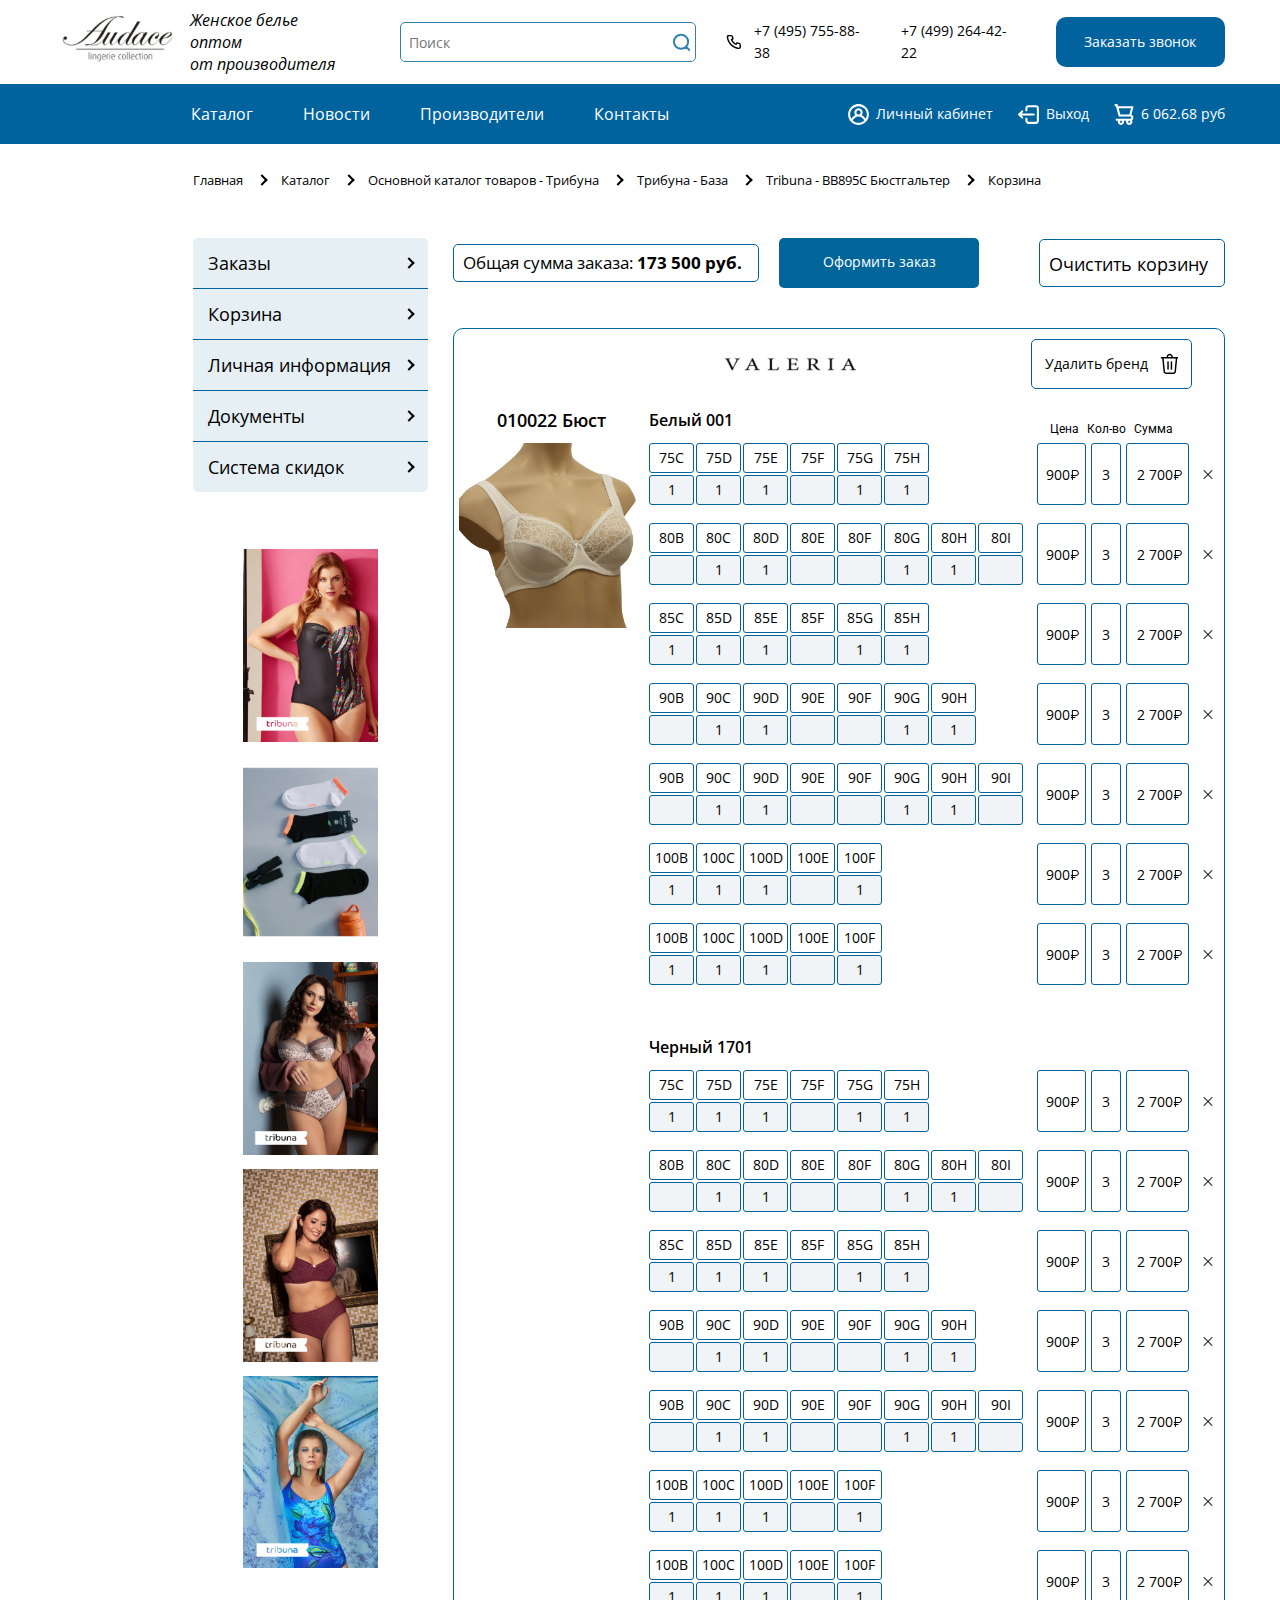
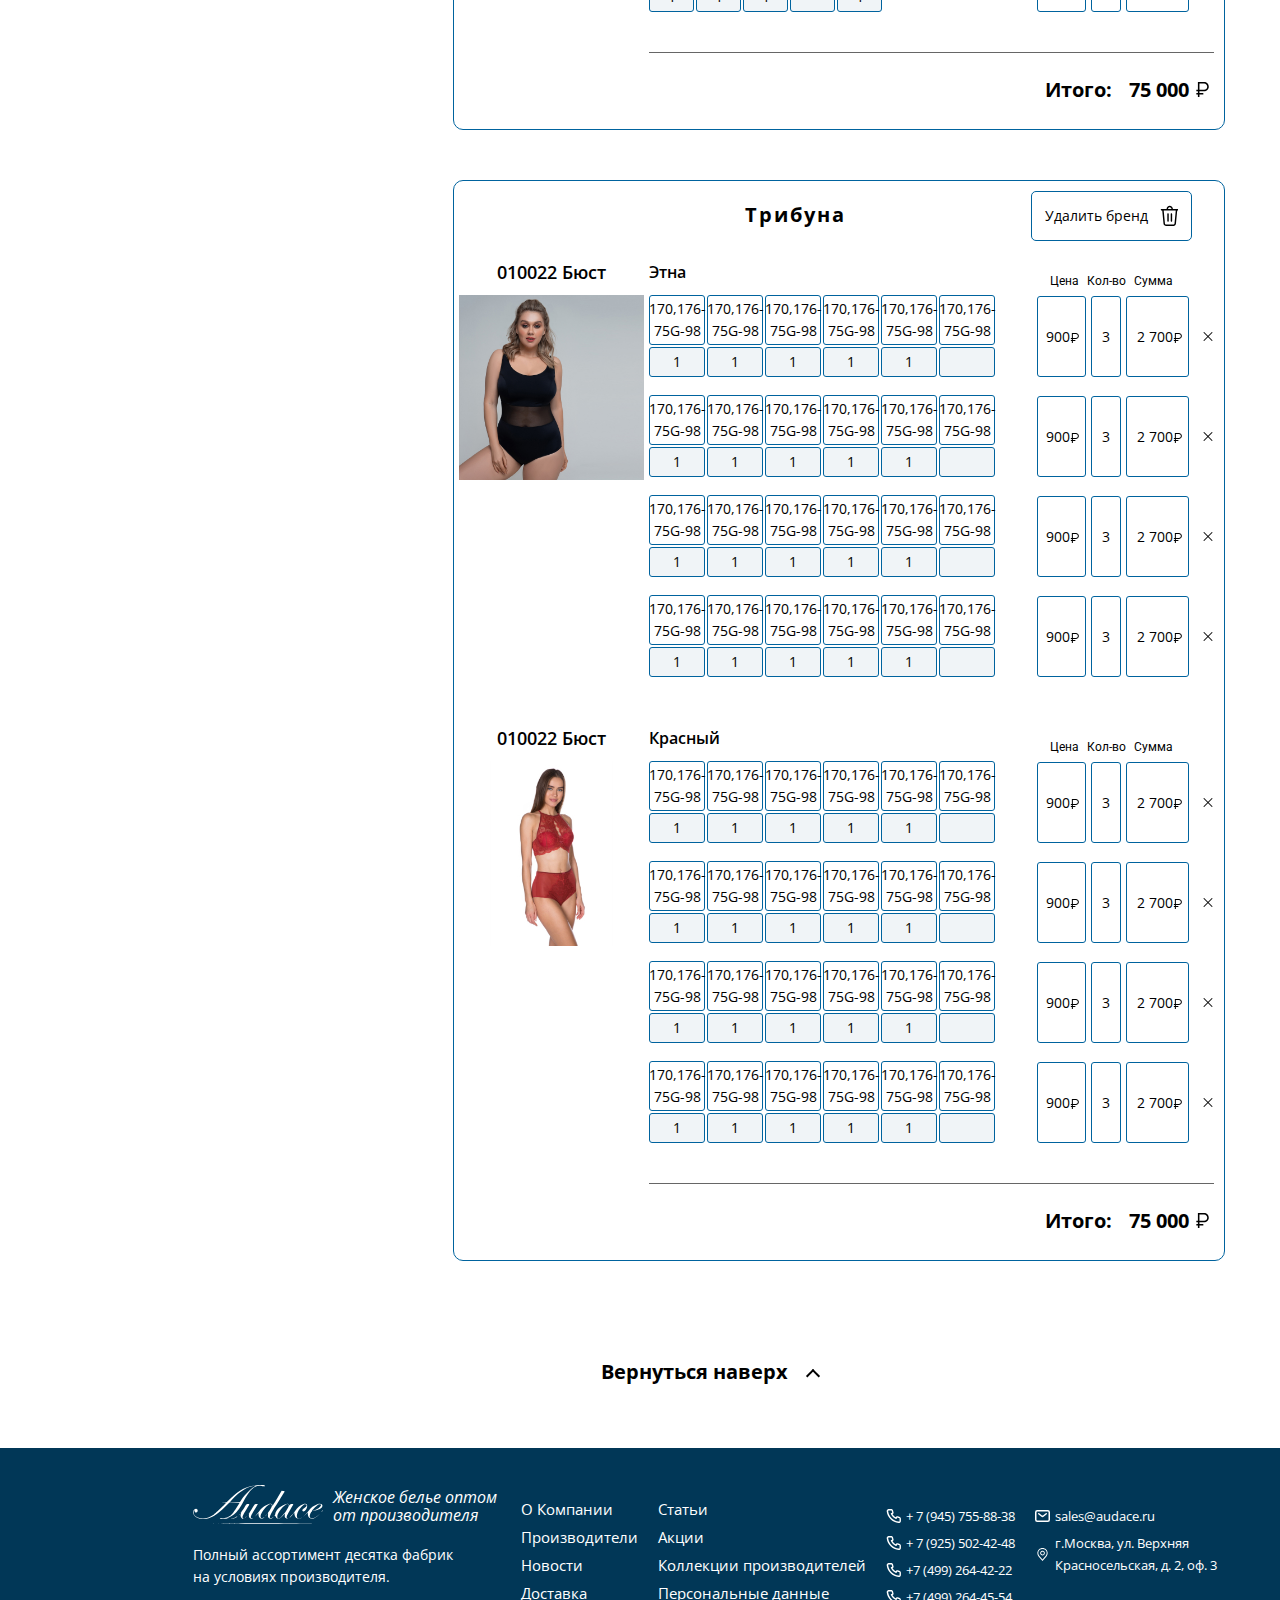
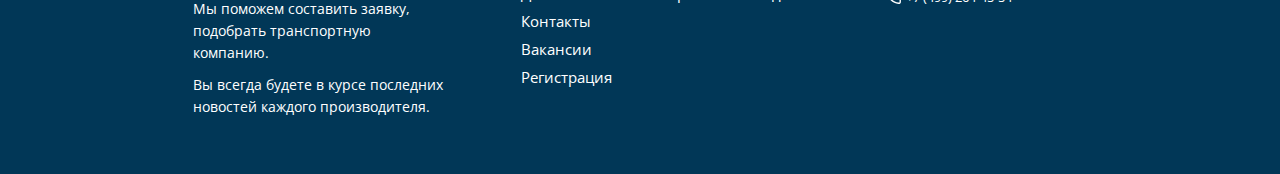
<file: basket.html>
<!DOCTYPE html>
<html lang="en">

<head>
  <meta charset="UTF-8">
  <meta name="viewport" content="width=device-width, initial-scale=1.0">
  <title>Document</title>
  <link rel="stylesheet" href="css/style.min.css">
</head>

<body>
  <div class="wrapper">
    <section class="topline">
      <div class="header-container">
        <div class="topline__inner">
          <div class="topline__logo">
            <img src="images/topline/logo.svg" alt="LOGO">
          </div>
          <h2 class="topline__title">Женское белье оптом <br> от производителя</h2>
          <div class="topline__search">
            <input type="text" placeholder="Поиск">
            <button class="search-btn"><img src="images/topline/search.svg" alt=""></button>
          </div>
          <div class="topline__contact">
            <i><img src="images/topline/phone.svg"></i>
            <a href="#" tel="+7(495)7558838">+7 (495) 755-88-38</a>
            <a href="#" tel="+7(499)2644222">+7 (499) 264-42-22</a>
          </div>
          <button class="topline__call">Заказать звонок</button>
        </div>
      </div>
    </section>



    <header class="header">
      <div class="header-container">
        <div class="header__inner">
          <nav class="header__nav">
            <a href="#">Каталог</a>
            <a href="#">Новости</a>
            <a href="#">Производители</a>
            <a href="#">Контакты</a>
          </nav>
          <nav class="user-nav">
            <div class="user-nav__link">
              <i class="user-nav__icon"><img src="images/header/kabinet.svg" alt=""></i>
              <a href="#">Личный кабинет</a>
            </div>
            <div class="user-nav__link">
              <i class="user-nav__icon"><img src="images/header/enter.svg" alt=""></i>
              <a href="#">Выход</a>
            </div>
            <div class="user-nav__link">
              <i class="user-nav__icon"><img src="images/header/basket.svg" alt=""></i>
              <a href="#">6 062.68 руб</a>
            </div>
          </nav>
          <!-- User nav -->
        </div>
        <!-- Header inner -->
      </div>
      <!-- Header container -->
    </header>



    <div class="links-way">
      <div class="container">
        <nav class="links-way__nav basket-links-way">
          <ul class="links-way__list">
            <li class="links-way__link">
              <a href="#">Главная</a>
              <i></i>
            </li>
            <li class="links-way__link">
              <a href="#">Каталог</a>
              <i></i>
            </li>
            <li class="links-way__link">
              <a href="#">Основной каталог товаров - Трибуна</a>
              <i></i>
            </li>
            <li class="links-way__link">
              <a href="#">Трибуна - База</a>
              <i></i>
            </li>
            <li class="links-way__link">
              <a href="#">Tribuna - BB895C Бюстгальтер</a>
              <i></i>
            </li>
            <li class="links-way__link">
              <a href="#">Корзина</a>
              <!-- <i></i> -->
            </li>
          </ul>

        </nav>
        <!-- nav -->
      </div>
      <!-- container -->
    </div>




    <main class="main">
      <div class="container">
        <div class="main__inner">
          <!-- Start class -->
          <div class="class class-basket">

            <div class="class__basket-nav">
              <ul class="class__basket-nav-list">

                <li class="class__basket-nav-list-item" tabindex="9999">
                  <a class="class__link" href="#">Заказы<span class="class__arrow"></span></a>

                </li>
                <li class="class__basket-nav-list-item" tabindex="9999">
                  <a class="class__link" href="#">Корзина<span class="class__arrow"></span></a>

                </li>
                <li class="class__basket-nav-list-item" tabindex="9999">
                  <a class="class__link" href="#">Личная информация<span class="class__arrow"></span></a>

                </li>
                <li class="class__basket-nav-list-item" tabindex="9999">
                  <a class="class__link" href="#">Документы<span class="class__arrow"></span></a>

                </li>
                <li class="class__basket-nav-list-item" tabindex="9999">
                  <a class="class__link" href="#">Система скидок<span class="class__arrow"></span></a>

                </li>
              </ul>
            </div>

            <!-- Start class photos -->
            <div class="class__photos">
              <div class="photo">
                <img src="images/mian-class-photos/ph1.jpg" alt="Lady photo">
              </div>
              <div class="photo">
                <img src="images/mian-class-photos/ph2.jpg" alt="Lady photo">
              </div>
              <div class="photo">
                <img src="images/mian-class-photos/ph3.jpg" alt="Lady photo">
              </div>
              <div class="photo">
                <img src="images/mian-class-photos/ph4.jpg" alt="Lady photo">
              </div>
              <div class="photo">
                <img src="images/mian-class-photos/ph5.jpg" alt="Lady photo">
              </div>
            </div>
          </div>

          <section class="product product-notreg product-basket">
            <!-- Buttons -->
            <div class="button button-basket">
              <a class="button__common" href="#">Общая сумма заказа: <b>173 500 руб.</b></a>
              <a class="button__add" href="#">Оформить заказ</a>
              <a class="button__clean-basket" href="#">Очистить корзину</a>
            </div>
            <!-- Model border wrapper -->
            <div class="model-basket-wrapper">

              <div class="model__basket-header">
                <div class="title-logo">
                  <img src="images/BASKET/logo.svg" alt="">
                </div>

                <button class="dell-brand-btn">
                  <span>Удалить бренд</span>
                </button>
              </div>
              <!-- Model1 -->
              <div class="model model-basket-border-none">
                <div class="model__info model__info-basket">

                  <div class="model__photo-title">
                    010022 Бюст
                  </div>
                  <div class=" model__main-photo basket-photo">
                    <img src="images/main/model-1/model-1.jpg" alt="">
                  </div>

                </div>
                <!-- end model info -->
                <!-- storage -->
                <div class="storage bottom-line-basket">
                  <div class="storage__section">
                    <div class="storage__title">Белый 001</div>
                    <div class="storage-row-wrapper">
                      <div class="param-wrapper">
                        <div class="param">
                          <span class="param__size">75C</span>
                          <span class="param__num">1</span>
                        </div>
                        <div class="param">
                          <span class="param__size">75D</span>
                          <span class="param__num">1</span>
                        </div>
                        <div class="param">
                          <span class="param__size">75E</span>
                          <span class="param__num">1</span>
                        </div>
                        <div class="param">
                          <span class="param__size">75F</span>
                          <span class="param__num"></span>
                        </div>
                        <div class="param">
                          <span class="param__size">75G</span>
                          <span class="param__num">1</span>
                        </div>
                        <div class="param">
                          <span class="param__size">75H</span>
                          <span class="param__num">1</span>
                        </div>
                      </div>

                      <!-- results -->
                      <div class="result">

                        <div class="result__title basket-result-title">
                          <span>Цена</span>
                          <span>Кол-во</span>
                          <span>Сумма</span>
                        </div>

                        <span class="result__price">900</span>
                        <span class="result__sum">3</span>
                        <span class="result__sum-price">2 700</span>
                        <div class="del-elem-basket"></div>
                      </div>
                      <!-- End results -->
                    </div>
                    <div class="storage-row-wrapper">
                      <div class="param-wrapper">
                        <div class="param">
                          <span class="param__size">80B</span>
                          <span class="param__num"></span>
                        </div>
                        <div class="param">
                          <span class="param__size">80C</span>
                          <span class="param__num">1</span>
                        </div>
                        <div class="param">
                          <span class="param__size">80D</span>
                          <span class="param__num">1</span>
                        </div>
                        <div class="param">
                          <span class="param__size">80E</span>
                          <span class="param__num"></span>
                        </div>
                        <div class="param">
                          <span class="param__size">80F</span>
                          <span class="param__num"></span>
                        </div>
                        <div class="param">
                          <span class="param__size">80G</span>
                          <span class="param__num">1</span>
                        </div>
                        <div class="param">
                          <span class="param__size">80H</span>
                          <span class="param__num">1</span>
                        </div>
                        <div class="param">
                          <span class="param__size">80I</span>
                          <span class="param__num"></span>
                        </div>
                      </div>
                      <!-- results -->
                      <div class="result">
                        <span class="result__price">900</span>
                        <span class="result__sum"> 3</span>
                        <span class="result__sum-price">2 700</span>
                        <div class="del-elem-basket"></div>
                      </div>
                      <!-- End results -->
                    </div>
                    <div class="storage-row-wrapper">
                      <div class="param-wrapper">
                        <div class="param">
                          <span class="param__size">85C</span>
                          <span class="param__num">1</span>
                        </div>
                        <div class="param">
                          <span class="param__size">85D</span>
                          <span class="param__num">1</span>
                        </div>
                        <div class="param">
                          <span class="param__size">85E</span>
                          <span class="param__num">1</span>
                        </div>
                        <div class="param">
                          <span class="param__size">85F</span>
                          <span class="param__num"></span>
                        </div>
                        <div class="param">
                          <span class="param__size">85G</span>
                          <span class="param__num">1</span>
                        </div>
                        <div class="param">
                          <span class="param__size">85H</span>
                          <span class="param__num">1</span>
                        </div>
                      </div>
                      <!-- results -->
                      <div class="result">
                        <span class="result__price">900</span>
                        <span class="result__sum"> 3</span>
                        <span class="result__sum-price">2 700</span>
                        <div class="del-elem-basket"></div>
                      </div>
                      <!-- End results -->
                    </div>
                    <div class="storage-row-wrapper">
                      <div class="param-wrapper">
                        <div class="param">
                          <span class="param__size">90B</span>
                          <span class="param__num"></span>
                        </div>
                        <div class="param">
                          <span class="param__size">90C</span>
                          <span class="param__num">1</span>
                        </div>
                        <div class="param">
                          <span class="param__size">90D</span>
                          <span class="param__num">1</span>
                        </div>
                        <div class="param">
                          <span class="param__size">90E</span>
                          <span class="param__num"></span>
                        </div>
                        <div class="param">
                          <span class="param__size">90F</span>
                          <span class="param__num"></span>
                        </div>
                        <div class="param">
                          <span class="param__size">90G</span>
                          <span class="param__num">1</span>
                        </div>
                        <div class="param">
                          <span class="param__size">90H</span>
                          <span class="param__num">1</span>
                        </div>
                      </div>
                      <!-- results -->
                      <div class="result">
                        <span class="result__price">900</span>
                        <span class="result__sum"> 3</span>
                        <span class="result__sum-price">2 700</span>
                        <div class="del-elem-basket"></div>
                      </div>
                      <!-- End results -->
                    </div>
                    <div class="storage-row-wrapper">
                      <div class="param-wrapper">
                        <div class="param">
                          <span class="param__size">90B</span>
                          <span class="param__num"></span>
                        </div>
                        <div class="param">
                          <span class="param__size">90C</span>
                          <span class="param__num">1</span>
                        </div>
                        <div class="param">
                          <span class="param__size">90D</span>
                          <span class="param__num">1</span>
                        </div>
                        <div class="param">
                          <span class="param__size">90E</span>
                          <span class="param__num"></span>
                        </div>
                        <div class="param">
                          <span class="param__size">90F</span>
                          <span class="param__num"></span>
                        </div>
                        <div class="param">
                          <span class="param__size">90G</span>
                          <span class="param__num">1</span>
                        </div>
                        <div class="param">
                          <span class="param__size">90H</span>
                          <span class="param__num">1</span>
                        </div>
                        <div class="param">
                          <span class="param__size">90I</span>
                          <span class="param__num"></span>
                        </div>
                      </div>
                      <!-- results -->
                      <div class="result">
                        <span class="result__price">900</span>
                        <span class="result__sum"> 3</span>
                        <span class="result__sum-price">2 700</span>
                        <div class="del-elem-basket"></div>
                      </div>
                      <!-- End results -->
                    </div>
                    <div class="storage-row-wrapper">
                      <div class="param-wrapper">
                        <div class="param">
                          <span class="param__size">100B</span>
                          <span class="param__num">1</span>
                        </div>
                        <div class="param">
                          <span class="param__size">100С</span>
                          <span class="param__num">1</span>
                        </div>
                        <div class="param">
                          <span class="param__size">100D</span>
                          <span class="param__num">1</span>
                        </div>
                        <div class="param">
                          <span class="param__size">100E</span>
                          <span class="param__num"></span>
                        </div>
                        <div class="param">
                          <span class="param__size">100F</span>
                          <span class="param__num">1</span>
                        </div>
                      </div>
                      <!-- results -->
                      <div class="result">
                        <span class="result__price">900</span>
                        <span class="result__sum"> 3</span>
                        <span class="result__sum-price">2 700</span>
                        <div class="del-elem-basket"></div>
                      </div>
                      <!-- End results -->
                    </div>
                    <div class="storage-row-wrapper">
                      <div class="param-wrapper">
                        <div class="param">
                          <span class="param__size">100B</span>
                          <span class="param__num">1</span>
                        </div>
                        <div class="param">
                          <span class="param__size">100С</span>
                          <span class="param__num">1</span>
                        </div>
                        <div class="param">
                          <span class="param__size">100D</span>
                          <span class="param__num">1</span>
                        </div>
                        <div class="param">
                          <span class="param__size">100E</span>
                          <span class="param__num"></span>
                        </div>
                        <div class="param">
                          <span class="param__size">100F</span>
                          <span class="param__num">1</span>
                        </div>
                      </div>
                      <!-- results -->
                      <div class="result">
                        <span class="result__price">900</span>
                        <span class="result__sum"> 3</span>
                        <span class="result__sum-price">2 700</span>
                        <div class="del-elem-basket"></div>
                      </div>
                      <!-- End results -->
                    </div>
                    <!-- Storage row wrapper -->
                  </div>

                  <div class="storage__section">
                    <div class="storage__title">Черный 1701</div>
                    <div class="storage-row-wrapper">
                      <div class="param-wrapper">
                        <div class="param">
                          <span class="param__size">75C</span>
                          <span class="param__num">1</span>
                        </div>
                        <div class="param">
                          <span class="param__size">75D</span>
                          <span class="param__num">1</span>
                        </div>
                        <div class="param">
                          <span class="param__size">75E</span>
                          <span class="param__num">1</span>
                        </div>
                        <div class="param">
                          <span class="param__size">75F</span>
                          <span class="param__num"></span>
                        </div>
                        <div class="param">
                          <span class="param__size">75G</span>
                          <span class="param__num">1</span>
                        </div>
                        <div class="param">
                          <span class="param__size">75H</span>
                          <span class="param__num">1</span>
                        </div>
                      </div>
                      <!-- results -->
                      <div class="result">
                        <span class="result__price">900</span>
                        <span class="result__sum"> 3</span>
                        <span class="result__sum-price">2 700</span>
                        <div class="del-elem-basket"></div>
                      </div>
                      <!-- End results -->
                    </div>
                    <div class="storage-row-wrapper">
                      <div class="param-wrapper">
                        <div class="param">
                          <span class="param__size">80B</span>
                          <span class="param__num"></span>
                        </div>
                        <div class="param">
                          <span class="param__size">80C</span>
                          <span class="param__num">1</span>
                        </div>
                        <div class="param">
                          <span class="param__size">80D</span>
                          <span class="param__num">1</span>
                        </div>
                        <div class="param">
                          <span class="param__size">80E</span>
                          <span class="param__num"></span>
                        </div>
                        <div class="param">
                          <span class="param__size">80F</span>
                          <span class="param__num"></span>
                        </div>
                        <div class="param">
                          <span class="param__size">80G</span>
                          <span class="param__num">1</span>
                        </div>
                        <div class="param">
                          <span class="param__size">80H</span>
                          <span class="param__num">1</span>
                        </div>
                        <div class="param">
                          <span class="param__size">80I</span>
                          <span class="param__num"></span>
                        </div>
                      </div>
                      <!-- results -->
                      <div class="result">
                        <span class="result__price">900</span>
                        <span class="result__sum"> 3</span>
                        <span class="result__sum-price">2 700</span>
                        <div class="del-elem-basket"></div>
                      </div>
                      <!-- End results -->
                    </div>
                    <div class="storage-row-wrapper">
                      <div class="param-wrapper">
                        <div class="param">
                          <span class="param__size">85C</span>
                          <span class="param__num">1</span>
                        </div>
                        <div class="param">
                          <span class="param__size">85D</span>
                          <span class="param__num">1</span>
                        </div>
                        <div class="param">
                          <span class="param__size">85E</span>
                          <span class="param__num">1</span>
                        </div>
                        <div class="param">
                          <span class="param__size">85F</span>
                          <span class="param__num"></span>
                        </div>
                        <div class="param">
                          <span class="param__size">85G</span>
                          <span class="param__num">1</span>
                        </div>
                        <div class="param">
                          <span class="param__size">85H</span>
                          <span class="param__num">1</span>
                        </div>
                      </div>
                      <!-- results -->
                      <div class="result">
                        <span class="result__price">900</span>
                        <span class="result__sum"> 3</span>
                        <span class="result__sum-price">2 700</span>
                        <div class="del-elem-basket"></div>
                      </div>
                      <!-- End results -->
                    </div>
                    <div class="storage-row-wrapper">
                      <div class="param-wrapper">
                        <div class="param">
                          <span class="param__size">90B</span>
                          <span class="param__num"></span>
                        </div>
                        <div class="param">
                          <span class="param__size">90C</span>
                          <span class="param__num">1</span>
                        </div>
                        <div class="param">
                          <span class="param__size">90D</span>
                          <span class="param__num">1</span>
                        </div>
                        <div class="param">
                          <span class="param__size">90E</span>
                          <span class="param__num"></span>
                        </div>
                        <div class="param">
                          <span class="param__size">90F</span>
                          <span class="param__num"></span>
                        </div>
                        <div class="param">
                          <span class="param__size">90G</span>
                          <span class="param__num">1</span>
                        </div>
                        <div class="param">
                          <span class="param__size">90H</span>
                          <span class="param__num">1</span>
                        </div>
                      </div>
                      <!-- results -->
                      <div class="result">
                        <span class="result__price">900</span>
                        <span class="result__sum"> 3</span>
                        <span class="result__sum-price">2 700</span>
                        <div class="del-elem-basket"></div>
                      </div>
                      <!-- End results -->
                    </div>
                    <div class="storage-row-wrapper">
                      <div class="param-wrapper">
                        <div class="param">
                          <span class="param__size">90B</span>
                          <span class="param__num"></span>
                        </div>
                        <div class="param">
                          <span class="param__size">90C</span>
                          <span class="param__num">1</span>
                        </div>
                        <div class="param">
                          <span class="param__size">90D</span>
                          <span class="param__num">1</span>
                        </div>
                        <div class="param">
                          <span class="param__size">90E</span>
                          <span class="param__num"></span>
                        </div>
                        <div class="param">
                          <span class="param__size">90F</span>
                          <span class="param__num"></span>
                        </div>
                        <div class="param">
                          <span class="param__size">90G</span>
                          <span class="param__num">1</span>
                        </div>
                        <div class="param">
                          <span class="param__size">90H</span>
                          <span class="param__num">1</span>
                        </div>
                        <div class="param">
                          <span class="param__size">90I</span>
                          <span class="param__num"></span>
                        </div>
                      </div>
                      <!-- results -->
                      <div class="result">
                        <span class="result__price">900</span>
                        <span class="result__sum"> 3</span>
                        <span class="result__sum-price">2 700</span>
                        <div class="del-elem-basket"></div>
                      </div>
                      <!-- End results -->
                    </div>
                    <div class="storage-row-wrapper">
                      <div class="param-wrapper">
                        <div class="param">
                          <span class="param__size">100B</span>
                          <span class="param__num">1</span>
                        </div>
                        <div class="param">
                          <span class="param__size">100С</span>
                          <span class="param__num">1</span>
                        </div>
                        <div class="param">
                          <span class="param__size">100D</span>
                          <span class="param__num">1</span>
                        </div>
                        <div class="param">
                          <span class="param__size">100E</span>
                          <span class="param__num"></span>
                        </div>
                        <div class="param">
                          <span class="param__size">100F</span>
                          <span class="param__num">1</span>
                        </div>
                      </div>
                      <!-- results -->
                      <div class="result">
                        <span class="result__price">900</span>
                        <span class="result__sum"> 3</span>
                        <span class="result__sum-price">2 700</span>
                        <div class="del-elem-basket"></div>
                      </div>
                      <!-- End results -->
                    </div>
                    <div class="storage-row-wrapper">
                      <div class="param-wrapper">
                        <div class="param">
                          <span class="param__size">100B</span>
                          <span class="param__num">1</span>
                        </div>
                        <div class="param">
                          <span class="param__size">100С</span>
                          <span class="param__num">1</span>
                        </div>
                        <div class="param">
                          <span class="param__size">100D</span>
                          <span class="param__num">1</span>
                        </div>
                        <div class="param">
                          <span class="param__size">100E</span>
                          <span class="param__num"></span>
                        </div>
                        <div class="param">
                          <span class="param__size">100F</span>
                          <span class="param__num">1</span>
                        </div>
                      </div>
                      <!-- results -->
                      <div class="result">
                        <span class="result__price">900</span>
                        <span class="result__sum"> 3</span>
                        <span class="result__sum-price">2 700</span>
                        <div class="del-elem-basket"></div>
                      </div>
                      <!-- End results -->
                    </div>
                    <!-- Storage row wrapper -->
                  </div>
                </div>

                <!-- End storage -->
              </div>
              <div class="sum">
                <span class="sum__text">Итого:</span>
                <span class="sum__amount">75 000</span>
              </div>

            </div>

            <!-- Model border wrapper -->
            <div class="model-basket-wrapper">

              <div class="model__basket-header">
                <div class="title-logo">
                  <span>Трибуна</span>
                </div>

                <button class="dell-brand-btn">
                  <span>Удалить бренд</span>
                </button>
              </div>
              <div class="model model-basket-border-none">
                <div class="model__info model__info-basket">

                  <div class="model__photo-title">
                    010022 Бюст
                  </div>
                  <div class="model__main-photo basket-photo">
                    <img src="images/main/model-2/model-2.jpg" alt="">
                  </div>

                </div>
                <!-- end model info -->
                <!-- storage -->
                <div class="storage bottom-line-basket border-none-basket">
                  <div class="storage__section">
                    <div class="storage__title">Этна</div>
                    <div class="storage-row-wrapper">
                      <div class="param-wrapper">
                        <div class="param">
                          <span class="param__size param-size-etna">170,176-75G-98</span>
                          <span class="param__num param-num-etna">1</span>
                        </div>
                        <div class="param">
                          <span class="param__size param-size-etna">170,176-75G-98</span>
                          <span class="param__num param-num-etna">1</span>
                        </div>
                        <div class="param">
                          <span class="param__size param-size-etna">170,176-75G-98</span>
                          <span class="param__num param-num-etna">1</span>
                        </div>
                        <div class="param">
                          <span class="param__size param-size-etna">170,176-75G-98</span>
                          <span class="param__num param-num-etna">1</span>
                        </div>
                        <div class="param">
                          <span class="param__size param-size-etna">170,176-75G-98</span>
                          <span class="param__num param-num-etna">1</span>
                        </div>
                        <div class="param">
                          <span class="param__size param-size-etna">170,176-75G-98</span>
                          <span class="param__num param-num-etna"></span>
                        </div>
                      </div>

                      <!-- results -->
                      <div class="result">

                        <div class="result__title result-title-etna basket-result-title">
                          <span>Цена</span>
                          <span>Кол-во</span>
                          <span>Сумма</span>
                        </div>

                        <span class="result__price result-price-etna">900</span>
                        <span class="result__sum result-sum-etna"> 3</span>
                        <span class="result__sum-price result-sum-price-etna">2 700</span>
                        <div class="del-elem-basket"></div>
                      </div>
                      <!-- End results -->
                    </div>
                    <div class="storage-row-wrapper">
                      <div class="param-wrapper">
                        <div class="param">
                          <span class="param__size param-size-etna">170,176-75G-98</span>
                          <span class="param__num param-num-etna">1</span>
                        </div>
                        <div class="param">
                          <span class="param__size param-size-etna">170,176-75G-98</span>
                          <span class="param__num param-num-etna">1</span>
                        </div>
                        <div class="param">
                          <span class="param__size param-size-etna">170,176-75G-98</span>
                          <span class="param__num param-num-etna">1</span>
                        </div>
                        <div class="param">
                          <span class="param__size param-size-etna">170,176-75G-98</span>
                          <span class="param__num param-num-etna">1</span>
                        </div>
                        <div class="param">
                          <span class="param__size param-size-etna">170,176-75G-98</span>
                          <span class="param__num param-num-etna">1</span>
                        </div>
                        <div class="param">
                          <span class="param__size param-size-etna">170,176-75G-98</span>
                          <span class="param__num param-num-etna"></span>
                        </div>
                      </div>

                      <!-- results -->
                      <div class="result">
                        <span class="result__price result-price-etna">900</span>
                        <span class="result__sum result-sum-etna"> 3</span>
                        <span class="result__sum-price result-sum-price-etna">2 700</span>
                        <div class="del-elem-basket"></div>
                      </div>
                      <!-- End results -->
                    </div>
                    <div class="storage-row-wrapper">
                      <div class="param-wrapper">
                        <div class="param">
                          <span class="param__size param-size-etna">170,176-75G-98</span>
                          <span class="param__num param-num-etna">1</span>
                        </div>
                        <div class="param">
                          <span class="param__size param-size-etna">170,176-75G-98</span>
                          <span class="param__num param-num-etna">1</span>
                        </div>
                        <div class="param">
                          <span class="param__size param-size-etna">170,176-75G-98</span>
                          <span class="param__num param-num-etna">1</span>
                        </div>
                        <div class="param">
                          <span class="param__size param-size-etna">170,176-75G-98</span>
                          <span class="param__num param-num-etna">1</span>
                        </div>
                        <div class="param">
                          <span class="param__size param-size-etna">170,176-75G-98</span>
                          <span class="param__num param-num-etna">1</span>
                        </div>
                        <div class="param">
                          <span class="param__size param-size-etna">170,176-75G-98</span>
                          <span class="param__num param-num-etna"></span>
                        </div>
                      </div>

                      <!-- results -->
                      <div class="result">
                        <span class="result__price result-price-etna">900</span>
                        <span class="result__sum result-sum-etna"> 3</span>
                        <span class="result__sum-price result-sum-price-etna">2 700</span>
                        <div class="del-elem-basket"></div>
                      </div>
                      <!-- End results -->
                    </div>
                    <div class="storage-row-wrapper">
                      <div class="param-wrapper">
                        <div class="param">
                          <span class="param__size param-size-etna">170,176-75G-98</span>
                          <span class="param__num param-num-etna">1</span>
                        </div>
                        <div class="param">
                          <span class="param__size param-size-etna">170,176-75G-98</span>
                          <span class="param__num param-num-etna">1</span>
                        </div>
                        <div class="param">
                          <span class="param__size param-size-etna">170,176-75G-98</span>
                          <span class="param__num param-num-etna">1</span>
                        </div>
                        <div class="param">
                          <span class="param__size param-size-etna">170,176-75G-98</span>
                          <span class="param__num param-num-etna">1</span>
                        </div>
                        <div class="param">
                          <span class="param__size param-size-etna">170,176-75G-98</span>
                          <span class="param__num param-num-etna">1</span>
                        </div>
                        <div class="param">
                          <span class="param__size param-size-etna">170,176-75G-98</span>
                          <span class="param__num param-num-etna"></span>
                        </div>
                      </div>

                      <!-- results -->
                      <div class="result">
                        <span class="result__price result-price-etna">900</span>
                        <span class="result__sum result-sum-etna"> 3</span>
                        <span class="result__sum-price result-sum-price-etna">2 700</span>
                        <div class="del-elem-basket"></div>
                      </div>
                      <!-- End results -->
                    </div>
                    <!-- Storage row wrapper -->
                  </div>
                </div>

                <!-- End storage -->
              </div>
              <div class="model model-basket-border-none">
                <div class="model__info model__info-basket">

                  <div class="model__photo-title">
                    010022 Бюст
                  </div>
                  <div class="model__main-photo basket-photo">
                    <img src="images/main/model-3/model-3.jpg" alt="">
                  </div>

                </div>
                <!-- end model info -->
                <!-- storage -->
                <div class="storage bottom-line-basket">
                  <div class="storage__section">
                    <div class="storage__title">Красный</div>
                    <div class="storage-row-wrapper">
                      <div class="param-wrapper">
                        <div class="param">
                          <span class="param__size param-size-etna">170,176-75G-98</span>
                          <span class="param__num param-num-etna">1</span>
                        </div>
                        <div class="param">
                          <span class="param__size param-size-etna">170,176-75G-98</span>
                          <span class="param__num param-num-etna">1</span>
                        </div>
                        <div class="param">
                          <span class="param__size param-size-etna">170,176-75G-98</span>
                          <span class="param__num param-num-etna">1</span>
                        </div>
                        <div class="param">
                          <span class="param__size param-size-etna">170,176-75G-98</span>
                          <span class="param__num param-num-etna">1</span>
                        </div>
                        <div class="param">
                          <span class="param__size param-size-etna">170,176-75G-98</span>
                          <span class="param__num param-num-etna">1</span>
                        </div>
                        <div class="param">
                          <span class="param__size param-size-etna">170,176-75G-98</span>
                          <span class="param__num param-num-etna"></span>
                        </div>
                      </div>

                      <!-- results -->
                      <div class="result">

                        <div class="result__title result-title-etna basket-result-title">
                          <span>Цена</span>
                          <span>Кол-во</span>
                          <span>Сумма</span>
                        </div>

                        <span class="result__price result-price-etna">900</span>
                        <span class="result__sum result-sum-etna"> 3</span>
                        <span class="result__sum-price result-sum-price-etna">2 700</span>
                        <div class="del-elem-basket"></div>
                      </div>
                      <!-- End results -->
                    </div>
                    <div class="storage-row-wrapper">
                      <div class="param-wrapper">
                        <div class="param">
                          <span class="param__size param-size-etna">170,176-75G-98</span>
                          <span class="param__num param-num-etna">1</span>
                        </div>
                        <div class="param">
                          <span class="param__size param-size-etna">170,176-75G-98</span>
                          <span class="param__num param-num-etna">1</span>
                        </div>
                        <div class="param">
                          <span class="param__size param-size-etna">170,176-75G-98</span>
                          <span class="param__num param-num-etna">1</span>
                        </div>
                        <div class="param">
                          <span class="param__size param-size-etna">170,176-75G-98</span>
                          <span class="param__num param-num-etna">1</span>
                        </div>
                        <div class="param">
                          <span class="param__size param-size-etna">170,176-75G-98</span>
                          <span class="param__num param-num-etna">1</span>
                        </div>
                        <div class="param">
                          <span class="param__size param-size-etna">170,176-75G-98</span>
                          <span class="param__num param-num-etna"></span>
                        </div>
                      </div>

                      <!-- results -->
                      <div class="result">
                        <span class="result__price result-price-etna">900</span>
                        <span class="result__sum result-sum-etna"> 3</span>
                        <span class="result__sum-price result-sum-price-etna">2 700</span>
                        <div class="del-elem-basket"></div>
                      </div>
                      <!-- End results -->
                    </div>
                    <div class="storage-row-wrapper">
                      <div class="param-wrapper">
                        <div class="param">
                          <span class="param__size param-size-etna">170,176-75G-98</span>
                          <span class="param__num param-num-etna">1</span>
                        </div>
                        <div class="param">
                          <span class="param__size param-size-etna">170,176-75G-98</span>
                          <span class="param__num param-num-etna">1</span>
                        </div>
                        <div class="param">
                          <span class="param__size param-size-etna">170,176-75G-98</span>
                          <span class="param__num param-num-etna">1</span>
                        </div>
                        <div class="param">
                          <span class="param__size param-size-etna">170,176-75G-98</span>
                          <span class="param__num param-num-etna">1</span>
                        </div>
                        <div class="param">
                          <span class="param__size param-size-etna">170,176-75G-98</span>
                          <span class="param__num param-num-etna">1</span>
                        </div>
                        <div class="param">
                          <span class="param__size param-size-etna">170,176-75G-98</span>
                          <span class="param__num param-num-etna"></span>
                        </div>
                      </div>

                      <!-- results -->
                      <div class="result">
                        <span class="result__price result-price-etna">900</span>
                        <span class="result__sum result-sum-etna"> 3</span>
                        <span class="result__sum-price result-sum-price-etna">2 700</span>
                        <div class="del-elem-basket"></div>
                      </div>
                      <!-- End results -->
                    </div>
                    <div class="storage-row-wrapper">
                      <div class="param-wrapper">
                        <div class="param">
                          <span class="param__size param-size-etna">170,176-75G-98</span>
                          <span class="param__num param-num-etna">1</span>
                        </div>
                        <div class="param">
                          <span class="param__size param-size-etna">170,176-75G-98</span>
                          <span class="param__num param-num-etna">1</span>
                        </div>
                        <div class="param">
                          <span class="param__size param-size-etna">170,176-75G-98</span>
                          <span class="param__num param-num-etna">1</span>
                        </div>
                        <div class="param">
                          <span class="param__size param-size-etna">170,176-75G-98</span>
                          <span class="param__num param-num-etna">1</span>
                        </div>
                        <div class="param">
                          <span class="param__size param-size-etna">170,176-75G-98</span>
                          <span class="param__num param-num-etna">1</span>
                        </div>
                        <div class="param">
                          <span class="param__size param-size-etna">170,176-75G-98</span>
                          <span class="param__num param-num-etna"></span>
                        </div>
                      </div>

                      <!-- results -->
                      <div class="result">
                        <span class="result__price result-price-etna">900</span>
                        <span class="result__sum result-sum-etna"> 3</span>
                        <span class="result__sum-price result-sum-price-etna">2 700</span>
                        <div class="del-elem-basket"></div>
                      </div>
                      <!-- End results -->
                    </div>
                    <!-- Storage row wrapper -->
                  </div>
                </div>

                <!-- End storage -->
              </div>
              <div class="sum">
                <span class="sum__text">Итого:</span>
                <span class="sum__amount">75 000</span>
              </div>

            </div>


          </section><!-- End product section -->

        </div><!-- End main inner -->
        <div class="comeback basket-comeback">
          <a class="comeback__btn" href="#">Вернуться наверх</a>
        </div>
      </div><!-- Container -->
    </main><!-- End Main -->

    <!-- Start footer -->
    <footer class="footer">
      <div class="container">
        <div class="footer__inner">
          <!-- Logo block -->
          <div class="footer__logo-wrapper">
            <div class="footer__logo">

              <img src="images/footer/footer-logo.svg" alt="Лого подвала">

              <span>Женское белье оптом <br> от производителя</span>
            </div>

            <div class="footer__text">
              <p>Полный ассортимент десятка фабрик <br> на условиях производителя.</p>
              <p>Мы поможем составить заявку, <br> подобрать транспортную <br> компанию.</p>
              <p>Вы всегда будете в курсе последних <br> новостей каждого производителя.</p>
            </div>
          </div>
          <!-- end Logo block -->

          <!-- Footer nav -->
          <nav class="footer__nav">
            <ul class="footer__nav-list">
              <li class="footer__nav-link">
                <a href="#">О Компании</a>
              </li>
              <li class="footer__nav-link">
                <a href="#">Производители</a>
              </li>
              <li class="footer__nav-link">
                <a href="#">Новости</a>
              </li>
              <li class="footer__nav-link">
                <a href="#">Доставка</a>
              </li>
              <li class="footer__nav-link">
                <a href="#">Контакты</a>
              </li>
              <li class="footer__nav-link">
                <a href="#">Вакансии</a>
              </li>
              <li class="footer__nav-link">
                <a href="#">Регистрация</a>
              </li>
            </ul>
            <ul class="footer__nav-list">
              <li class="footer__nav-link">
                <a href="#">Статьи</a>
              </li>
              <li class="footer__nav-link">
                <a href="#">Акции</a>
              </li>
              <li class="footer__nav-link">
                <a href="#">Коллекции производителей</a>
              </li>
              <li class="footer__nav-link">
                <a href="#">Персональные данные</a>
              </li>
            </ul>
          </nav>
          <!--End footer nav -->

          <div class="footer__contacts">
            <ul class="footer__contacts-list">
              <li class="footer__num-link">
                <a href="#">
                  <img tel="+7(945)7558838" src="images/footer/footer-phone.svg" alt="">
                  <span>+ 7 (945) 755-88-38</span>
                </a>
              </li>
              <li class="footer__num-link">
                <a href="#">
                  <img tel="+7(925)5024248" src="images/footer/footer-phone.svg" alt="">
                  <span>+ 7 (925) 502-42-48</span>
                </a>
              </li>
              <li class="footer__num-link">
                <a href="#">
                  <img tel="+7(499)2644222" src="images/footer/footer-phone.svg" alt="">
                  <span>+7 (499) 264-42-22</span>
                </a>
              </li>
              <li class="footer__num-link">
                <a href="#">
                  <img tel="+7(499)2644554" src="images/footer/footer-phone.svg" alt="">
                  <span>+7 (499) 264-45-54</span>
                </a>
              </li>
            </ul>
            <!-- list 2 -->
            <ul class="footer__contacts-list">
              <li class="footer__num-link">
                <a href="#">
                  <img src="images/footer/footer-mail.svg" alt="">
                  <span>sales@audace.ru</span>
                </a>
              </li>
              <li class="footer__num-link">
                <a href="#">
                  <img src="images/footer/carbon_location.svg" alt="">
                  <span>г.Москва, ул. Верхняя <br> Красносельская, д. 2, оф. 3</span>
                </a>
              </li>
            </ul>
          </div>
        </div>
        <!-- inner -->
      </div>
      <!-- Container -->
    </footer>
    <!-- end footer --
      </div>
      <!-- End Wrapper -->

  </div>
  <script src="js/main.min.js"></script>
</body>

</html>
</file>
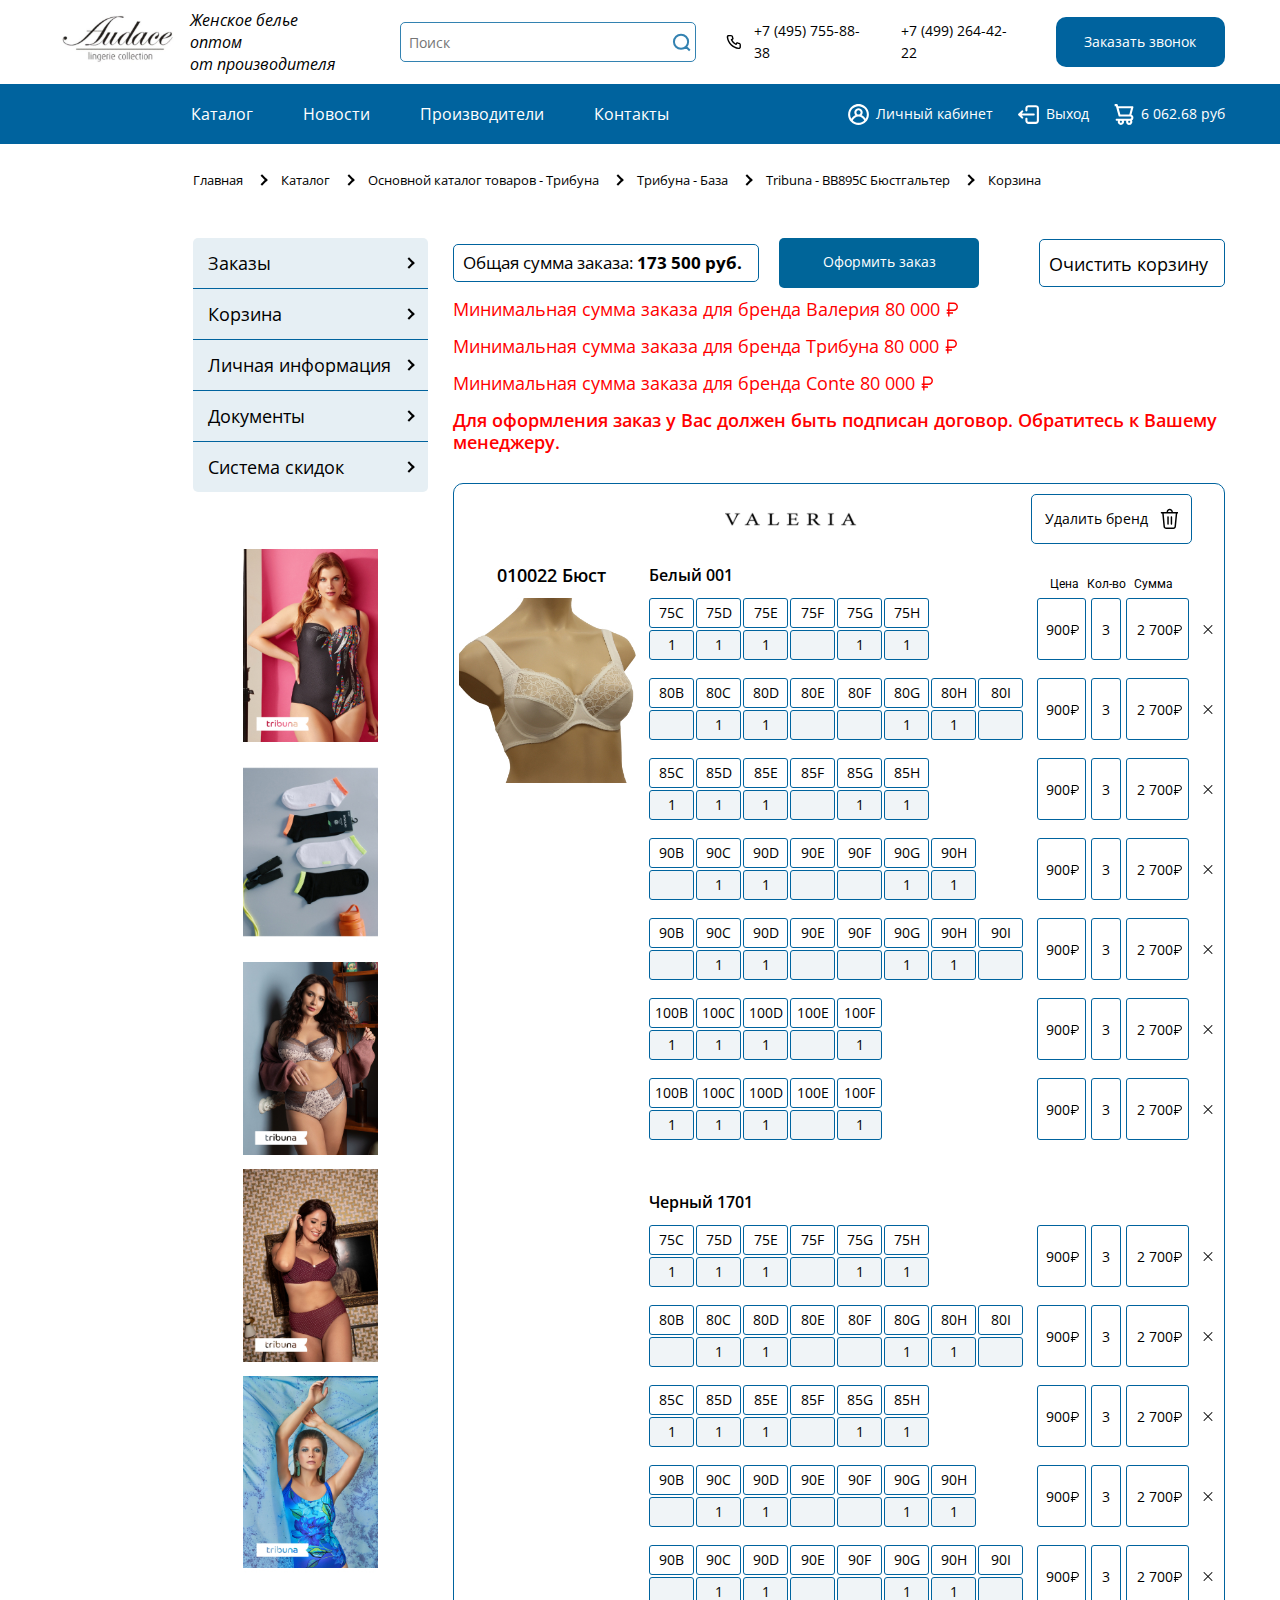
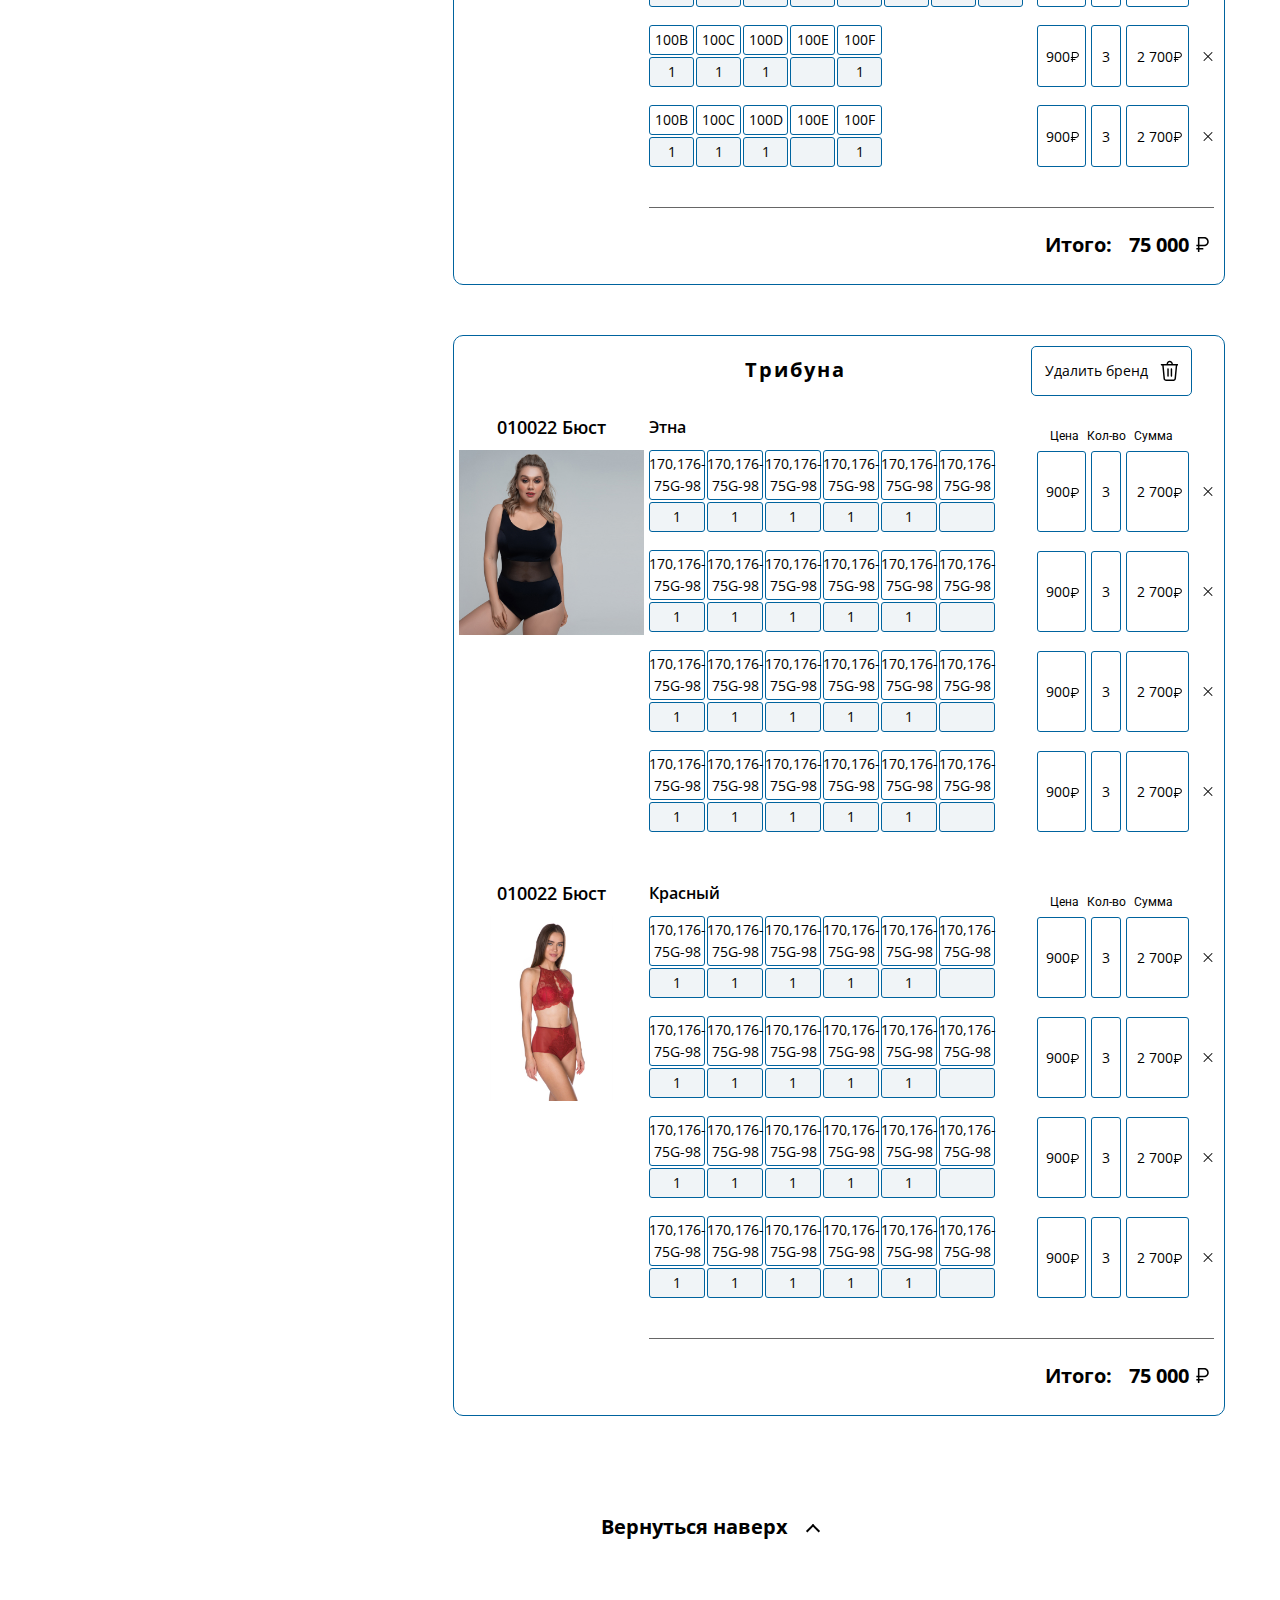
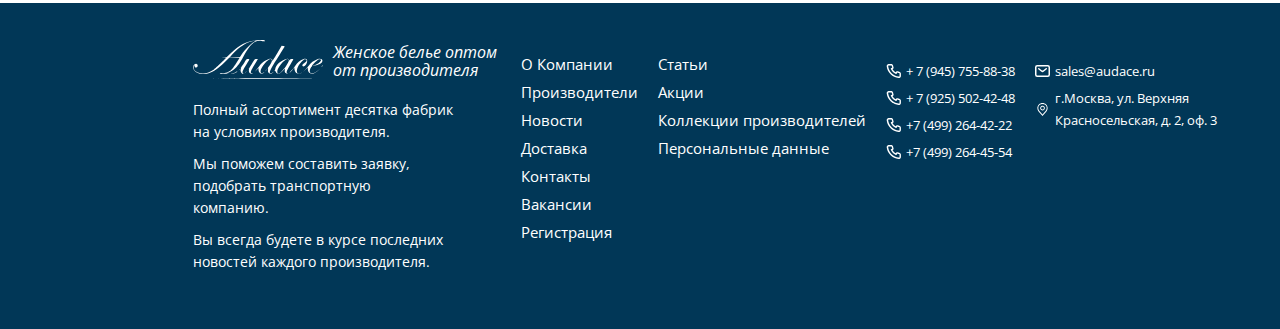
<file: basketerror.html>
<!DOCTYPE html>
<html lang="en">

<head>
  <meta charset="UTF-8">
  <meta name="viewport" content="width=device-width, initial-scale=1.0">
  <title>Document</title>
  <link rel="stylesheet" href="css/style.min.css">
</head>

<body>
  <div class="wrapper">
    <section class="topline">
      <div class="header-container">
        <div class="topline__inner">
          <div class="topline__logo">
            <img src="images/topline/logo.svg" alt="LOGO">
          </div>
          <h2 class="topline__title">Женское белье оптом <br> от производителя</h2>
          <div class="topline__search">
            <input type="text" placeholder="Поиск">
            <button class="search-btn"><img src="images/topline/search.svg" alt=""></button>
          </div>
          <div class="topline__contact">
            <i><img src="images/topline/phone.svg"></i>
            <a href="#" tel="+7(495)7558838">+7 (495) 755-88-38</a>
            <a href="#" tel="+7(499)2644222">+7 (499) 264-42-22</a>
          </div>
          <button class="topline__call">Заказать звонок</button>
        </div>
      </div>
    </section>



    <header class="header">
      <div class="header-container">
        <div class="header__inner">
          <nav class="header__nav">
            <a href="#">Каталог</a>
            <a href="#">Новости</a>
            <a href="#">Производители</a>
            <a href="#">Контакты</a>
          </nav>
          <nav class="user-nav">
            <div class="user-nav__link">
              <i class="user-nav__icon"><img src="images/header/kabinet.svg" alt=""></i>
              <a href="#">Личный кабинет</a>
            </div>
            <div class="user-nav__link">
              <i class="user-nav__icon"><img src="images/header/enter.svg" alt=""></i>
              <a href="#">Выход</a>
            </div>
            <div class="user-nav__link">
              <i class="user-nav__icon"><img src="images/header/basket.svg" alt=""></i>
              <a href="#">6 062.68 руб</a>
            </div>
          </nav>
          <!-- User nav -->
        </div>
        <!-- Header inner -->
      </div>
      <!-- Header container -->
    </header>



    <div class="links-way">
      <div class="container">
        <nav class="links-way__nav basket-links-way">
          <ul class="links-way__list">
            <li class="links-way__link">
              <a href="#">Главная</a>
              <i></i>
            </li>
            <li class="links-way__link">
              <a href="#">Каталог</a>
              <i></i>
            </li>
            <li class="links-way__link">
              <a href="#">Основной каталог товаров - Трибуна</a>
              <i></i>
            </li>
            <li class="links-way__link">
              <a href="#">Трибуна - База</a>
              <i></i>
            </li>
            <li class="links-way__link">
              <a href="#">Tribuna - BB895C Бюстгальтер</a>
              <i></i>
            </li>
            <li class="links-way__link">
              <a href="#">Корзина</a>
              <!-- <i></i> -->
            </li>
          </ul>

        </nav>
        <!-- nav -->
      </div>
      <!-- container -->
    </div>




    <main class="main">
      <div class="container">
        <div class="main__inner">
          <!-- Start class -->
          <div class="class class-basket">

            <div class="class__basket-nav">
              <ul class="class__basket-nav-list">

                <li class="class__basket-nav-list-item" tabindex="9999">
                  <a class="class__link" href="#">Заказы<span class="class__arrow"></span></a>

                </li>
                <li class="class__basket-nav-list-item" tabindex="9999">
                  <a class="class__link" href="#">Корзина<span class="class__arrow"></span></a>

                </li>
                <li class="class__basket-nav-list-item" tabindex="9999">
                  <a class="class__link" href="#">Личная информация<span class="class__arrow"></span></a>

                </li>
                <li class="class__basket-nav-list-item" tabindex="9999">
                  <a class="class__link" href="#">Документы<span class="class__arrow"></span></a>

                </li>
                <li class="class__basket-nav-list-item" tabindex="9999">
                  <a class="class__link" href="#">Система скидок<span class="class__arrow"></span></a>

                </li>
              </ul>
            </div>


            <!-- Start class photos -->
            <div class="class__photos">
              <div class="photo">
                <img src="images/mian-class-photos/ph1.jpg" alt="Lady photo">
              </div>
              <div class="photo">
                <img src="images/mian-class-photos/ph2.jpg" alt="Lady photo">
              </div>
              <div class="photo">
                <img src="images/mian-class-photos/ph3.jpg" alt="Lady photo">
              </div>
              <div class="photo">
                <img src="images/mian-class-photos/ph4.jpg" alt="Lady photo">
              </div>
              <div class="photo">
                <img src="images/mian-class-photos/ph5.jpg" alt="Lady photo">
              </div>
            </div>
          </div>

          <section class="product product-notreg product-basket">
            <!-- Buttons -->
            <div class="button button-basket b-basket-error">
              <a class="button__common" href="#">Общая сумма заказа: <b>173 500 руб.</b></a>
              <a class="button__add" href="#">Оформить заказ</a>
              <a class="button__clean-basket" href="#">Очистить корзину</a>
            </div>

            <div class="basket-error">
              <span class="basket-error__text">Минимальная сумма заказа для бренда Валерия 80 000</span>
              <span class="basket-error__text">Минимальная сумма заказа для бренда Трибуна 80 000</span>
              <span class="basket-error__text">Минимальная сумма заказа для бренда Conte 80 000</span>
              <span class="basket-error__text-bold">Для оформления заказ у Вас должен быть подписан договор. Обратитесь
                к Вашему менеджеру.</span>
            </div>
            <!-- Model border wrapper -->
            <div class="model-basket-wrapper">

              <div class="model__basket-header">
                <div class="title-logo">
                  <img src="images/BASKET/logo.svg" alt="">
                </div>

                <button class="dell-brand-btn">
                  <span>Удалить бренд</span>
                </button>
              </div>
              <!-- Model1 -->
              <div class="model model-basket-border-none">
                <div class="model__info model__info-basket">

                  <div class="model__photo-title">
                    010022 Бюст
                  </div>
                  <div class="model__main-photo basket-photo">
                    <img src="images/main/model-1/model-1.jpg" alt="">
                  </div>

                </div>
                <!-- end model info -->
                <!-- storage -->
                <div class="storage bottom-line-basket">
                  <div class="storage__section">
                    <div class="storage__title">Белый 001</div>
                    <div class="storage-row-wrapper">
                      <div class="param-wrapper">
                        <div class="param">
                          <span class="param__size">75C</span>
                          <span class="param__num">1</span>
                        </div>
                        <div class="param">
                          <span class="param__size">75D</span>
                          <span class="param__num">1</span>
                        </div>
                        <div class="param">
                          <span class="param__size">75E</span>
                          <span class="param__num">1</span>
                        </div>
                        <div class="param">
                          <span class="param__size">75F</span>
                          <span class="param__num"></span>
                        </div>
                        <div class="param">
                          <span class="param__size">75G</span>
                          <span class="param__num">1</span>
                        </div>
                        <div class="param">
                          <span class="param__size">75H</span>
                          <span class="param__num">1</span>
                        </div>
                      </div>

                      <!-- results -->
                      <div class="result">

                        <div class="result__title basket-result-title">
                          <span>Цена</span>
                          <span>Кол-во</span>
                          <span>Сумма</span>
                        </div>

                        <span class="result__price">900</span>
                        <span class="result__sum">3</span>
                        <span class="result__sum-price">2 700</span>
                        <div class="del-elem-basket"></div>
                      </div>
                      <!-- End results -->
                    </div>
                    <div class="storage-row-wrapper">
                      <div class="param-wrapper">
                        <div class="param">
                          <span class="param__size">80B</span>
                          <span class="param__num"></span>
                        </div>
                        <div class="param">
                          <span class="param__size">80C</span>
                          <span class="param__num">1</span>
                        </div>
                        <div class="param">
                          <span class="param__size">80D</span>
                          <span class="param__num">1</span>
                        </div>
                        <div class="param">
                          <span class="param__size">80E</span>
                          <span class="param__num"></span>
                        </div>
                        <div class="param">
                          <span class="param__size">80F</span>
                          <span class="param__num"></span>
                        </div>
                        <div class="param">
                          <span class="param__size">80G</span>
                          <span class="param__num">1</span>
                        </div>
                        <div class="param">
                          <span class="param__size">80H</span>
                          <span class="param__num">1</span>
                        </div>
                        <div class="param">
                          <span class="param__size">80I</span>
                          <span class="param__num"></span>
                        </div>
                      </div>
                      <!-- results -->
                      <div class="result">
                        <span class="result__price">900</span>
                        <span class="result__sum"> 3</span>
                        <span class="result__sum-price">2 700</span>
                        <div class="del-elem-basket"></div>
                      </div>
                      <!-- End results -->
                    </div>
                    <div class="storage-row-wrapper">
                      <div class="param-wrapper">
                        <div class="param">
                          <span class="param__size">85C</span>
                          <span class="param__num">1</span>
                        </div>
                        <div class="param">
                          <span class="param__size">85D</span>
                          <span class="param__num">1</span>
                        </div>
                        <div class="param">
                          <span class="param__size">85E</span>
                          <span class="param__num">1</span>
                        </div>
                        <div class="param">
                          <span class="param__size">85F</span>
                          <span class="param__num"></span>
                        </div>
                        <div class="param">
                          <span class="param__size">85G</span>
                          <span class="param__num">1</span>
                        </div>
                        <div class="param">
                          <span class="param__size">85H</span>
                          <span class="param__num">1</span>
                        </div>
                      </div>
                      <!-- results -->
                      <div class="result">
                        <span class="result__price">900</span>
                        <span class="result__sum"> 3</span>
                        <span class="result__sum-price">2 700</span>
                        <div class="del-elem-basket"></div>
                      </div>
                      <!-- End results -->
                    </div>
                    <div class="storage-row-wrapper">
                      <div class="param-wrapper">
                        <div class="param">
                          <span class="param__size">90B</span>
                          <span class="param__num"></span>
                        </div>
                        <div class="param">
                          <span class="param__size">90C</span>
                          <span class="param__num">1</span>
                        </div>
                        <div class="param">
                          <span class="param__size">90D</span>
                          <span class="param__num">1</span>
                        </div>
                        <div class="param">
                          <span class="param__size">90E</span>
                          <span class="param__num"></span>
                        </div>
                        <div class="param">
                          <span class="param__size">90F</span>
                          <span class="param__num"></span>
                        </div>
                        <div class="param">
                          <span class="param__size">90G</span>
                          <span class="param__num">1</span>
                        </div>
                        <div class="param">
                          <span class="param__size">90H</span>
                          <span class="param__num">1</span>
                        </div>
                      </div>
                      <!-- results -->
                      <div class="result">
                        <span class="result__price">900</span>
                        <span class="result__sum"> 3</span>
                        <span class="result__sum-price">2 700</span>
                        <div class="del-elem-basket"></div>
                      </div>
                      <!-- End results -->
                    </div>
                    <div class="storage-row-wrapper">
                      <div class="param-wrapper">
                        <div class="param">
                          <span class="param__size">90B</span>
                          <span class="param__num"></span>
                        </div>
                        <div class="param">
                          <span class="param__size">90C</span>
                          <span class="param__num">1</span>
                        </div>
                        <div class="param">
                          <span class="param__size">90D</span>
                          <span class="param__num">1</span>
                        </div>
                        <div class="param">
                          <span class="param__size">90E</span>
                          <span class="param__num"></span>
                        </div>
                        <div class="param">
                          <span class="param__size">90F</span>
                          <span class="param__num"></span>
                        </div>
                        <div class="param">
                          <span class="param__size">90G</span>
                          <span class="param__num">1</span>
                        </div>
                        <div class="param">
                          <span class="param__size">90H</span>
                          <span class="param__num">1</span>
                        </div>
                        <div class="param">
                          <span class="param__size">90I</span>
                          <span class="param__num"></span>
                        </div>
                      </div>
                      <!-- results -->
                      <div class="result">
                        <span class="result__price">900</span>
                        <span class="result__sum"> 3</span>
                        <span class="result__sum-price">2 700</span>
                        <div class="del-elem-basket"></div>
                      </div>
                      <!-- End results -->
                    </div>
                    <div class="storage-row-wrapper">
                      <div class="param-wrapper">
                        <div class="param">
                          <span class="param__size">100B</span>
                          <span class="param__num">1</span>
                        </div>
                        <div class="param">
                          <span class="param__size">100С</span>
                          <span class="param__num">1</span>
                        </div>
                        <div class="param">
                          <span class="param__size">100D</span>
                          <span class="param__num">1</span>
                        </div>
                        <div class="param">
                          <span class="param__size">100E</span>
                          <span class="param__num"></span>
                        </div>
                        <div class="param">
                          <span class="param__size">100F</span>
                          <span class="param__num">1</span>
                        </div>
                      </div>
                      <!-- results -->
                      <div class="result">
                        <span class="result__price">900</span>
                        <span class="result__sum"> 3</span>
                        <span class="result__sum-price">2 700</span>
                        <div class="del-elem-basket"></div>
                      </div>
                      <!-- End results -->
                    </div>
                    <div class="storage-row-wrapper">
                      <div class="param-wrapper">
                        <div class="param">
                          <span class="param__size">100B</span>
                          <span class="param__num">1</span>
                        </div>
                        <div class="param">
                          <span class="param__size">100С</span>
                          <span class="param__num">1</span>
                        </div>
                        <div class="param">
                          <span class="param__size">100D</span>
                          <span class="param__num">1</span>
                        </div>
                        <div class="param">
                          <span class="param__size">100E</span>
                          <span class="param__num"></span>
                        </div>
                        <div class="param">
                          <span class="param__size">100F</span>
                          <span class="param__num">1</span>
                        </div>
                      </div>
                      <!-- results -->
                      <div class="result">
                        <span class="result__price">900</span>
                        <span class="result__sum"> 3</span>
                        <span class="result__sum-price">2 700</span>
                        <div class="del-elem-basket"></div>
                      </div>
                      <!-- End results -->
                    </div>
                    <!-- Storage row wrapper -->
                  </div>

                  <div class="storage__section">
                    <div class="storage__title">Черный 1701</div>
                    <div class="storage-row-wrapper">
                      <div class="param-wrapper">
                        <div class="param">
                          <span class="param__size">75C</span>
                          <span class="param__num">1</span>
                        </div>
                        <div class="param">
                          <span class="param__size">75D</span>
                          <span class="param__num">1</span>
                        </div>
                        <div class="param">
                          <span class="param__size">75E</span>
                          <span class="param__num">1</span>
                        </div>
                        <div class="param">
                          <span class="param__size">75F</span>
                          <span class="param__num"></span>
                        </div>
                        <div class="param">
                          <span class="param__size">75G</span>
                          <span class="param__num">1</span>
                        </div>
                        <div class="param">
                          <span class="param__size">75H</span>
                          <span class="param__num">1</span>
                        </div>
                      </div>
                      <!-- results -->
                      <div class="result">
                        <span class="result__price">900</span>
                        <span class="result__sum"> 3</span>
                        <span class="result__sum-price">2 700</span>
                        <div class="del-elem-basket"></div>
                      </div>
                      <!-- End results -->
                    </div>
                    <div class="storage-row-wrapper">
                      <div class="param-wrapper">
                        <div class="param">
                          <span class="param__size">80B</span>
                          <span class="param__num"></span>
                        </div>
                        <div class="param">
                          <span class="param__size">80C</span>
                          <span class="param__num">1</span>
                        </div>
                        <div class="param">
                          <span class="param__size">80D</span>
                          <span class="param__num">1</span>
                        </div>
                        <div class="param">
                          <span class="param__size">80E</span>
                          <span class="param__num"></span>
                        </div>
                        <div class="param">
                          <span class="param__size">80F</span>
                          <span class="param__num"></span>
                        </div>
                        <div class="param">
                          <span class="param__size">80G</span>
                          <span class="param__num">1</span>
                        </div>
                        <div class="param">
                          <span class="param__size">80H</span>
                          <span class="param__num">1</span>
                        </div>
                        <div class="param">
                          <span class="param__size">80I</span>
                          <span class="param__num"></span>
                        </div>
                      </div>
                      <!-- results -->
                      <div class="result">
                        <span class="result__price">900</span>
                        <span class="result__sum"> 3</span>
                        <span class="result__sum-price">2 700</span>
                        <div class="del-elem-basket"></div>
                      </div>
                      <!-- End results -->
                    </div>
                    <div class="storage-row-wrapper">
                      <div class="param-wrapper">
                        <div class="param">
                          <span class="param__size">85C</span>
                          <span class="param__num">1</span>
                        </div>
                        <div class="param">
                          <span class="param__size">85D</span>
                          <span class="param__num">1</span>
                        </div>
                        <div class="param">
                          <span class="param__size">85E</span>
                          <span class="param__num">1</span>
                        </div>
                        <div class="param">
                          <span class="param__size">85F</span>
                          <span class="param__num"></span>
                        </div>
                        <div class="param">
                          <span class="param__size">85G</span>
                          <span class="param__num">1</span>
                        </div>
                        <div class="param">
                          <span class="param__size">85H</span>
                          <span class="param__num">1</span>
                        </div>
                      </div>
                      <!-- results -->
                      <div class="result">
                        <span class="result__price">900</span>
                        <span class="result__sum"> 3</span>
                        <span class="result__sum-price">2 700</span>
                        <div class="del-elem-basket"></div>
                      </div>
                      <!-- End results -->
                    </div>
                    <div class="storage-row-wrapper">
                      <div class="param-wrapper">
                        <div class="param">
                          <span class="param__size">90B</span>
                          <span class="param__num"></span>
                        </div>
                        <div class="param">
                          <span class="param__size">90C</span>
                          <span class="param__num">1</span>
                        </div>
                        <div class="param">
                          <span class="param__size">90D</span>
                          <span class="param__num">1</span>
                        </div>
                        <div class="param">
                          <span class="param__size">90E</span>
                          <span class="param__num"></span>
                        </div>
                        <div class="param">
                          <span class="param__size">90F</span>
                          <span class="param__num"></span>
                        </div>
                        <div class="param">
                          <span class="param__size">90G</span>
                          <span class="param__num">1</span>
                        </div>
                        <div class="param">
                          <span class="param__size">90H</span>
                          <span class="param__num">1</span>
                        </div>
                      </div>
                      <!-- results -->
                      <div class="result">
                        <span class="result__price">900</span>
                        <span class="result__sum"> 3</span>
                        <span class="result__sum-price">2 700</span>
                        <div class="del-elem-basket"></div>
                      </div>
                      <!-- End results -->
                    </div>
                    <div class="storage-row-wrapper">
                      <div class="param-wrapper">
                        <div class="param">
                          <span class="param__size">90B</span>
                          <span class="param__num"></span>
                        </div>
                        <div class="param">
                          <span class="param__size">90C</span>
                          <span class="param__num">1</span>
                        </div>
                        <div class="param">
                          <span class="param__size">90D</span>
                          <span class="param__num">1</span>
                        </div>
                        <div class="param">
                          <span class="param__size">90E</span>
                          <span class="param__num"></span>
                        </div>
                        <div class="param">
                          <span class="param__size">90F</span>
                          <span class="param__num"></span>
                        </div>
                        <div class="param">
                          <span class="param__size">90G</span>
                          <span class="param__num">1</span>
                        </div>
                        <div class="param">
                          <span class="param__size">90H</span>
                          <span class="param__num">1</span>
                        </div>
                        <div class="param">
                          <span class="param__size">90I</span>
                          <span class="param__num"></span>
                        </div>
                      </div>
                      <!-- results -->
                      <div class="result">
                        <span class="result__price">900</span>
                        <span class="result__sum"> 3</span>
                        <span class="result__sum-price">2 700</span>
                        <div class="del-elem-basket"></div>
                      </div>
                      <!-- End results -->
                    </div>
                    <div class="storage-row-wrapper">
                      <div class="param-wrapper">
                        <div class="param">
                          <span class="param__size">100B</span>
                          <span class="param__num">1</span>
                        </div>
                        <div class="param">
                          <span class="param__size">100С</span>
                          <span class="param__num">1</span>
                        </div>
                        <div class="param">
                          <span class="param__size">100D</span>
                          <span class="param__num">1</span>
                        </div>
                        <div class="param">
                          <span class="param__size">100E</span>
                          <span class="param__num"></span>
                        </div>
                        <div class="param">
                          <span class="param__size">100F</span>
                          <span class="param__num">1</span>
                        </div>
                      </div>
                      <!-- results -->
                      <div class="result">
                        <span class="result__price">900</span>
                        <span class="result__sum"> 3</span>
                        <span class="result__sum-price">2 700</span>
                        <div class="del-elem-basket"></div>
                      </div>
                      <!-- End results -->
                    </div>
                    <div class="storage-row-wrapper">
                      <div class="param-wrapper">
                        <div class="param">
                          <span class="param__size">100B</span>
                          <span class="param__num">1</span>
                        </div>
                        <div class="param">
                          <span class="param__size">100С</span>
                          <span class="param__num">1</span>
                        </div>
                        <div class="param">
                          <span class="param__size">100D</span>
                          <span class="param__num">1</span>
                        </div>
                        <div class="param">
                          <span class="param__size">100E</span>
                          <span class="param__num"></span>
                        </div>
                        <div class="param">
                          <span class="param__size">100F</span>
                          <span class="param__num">1</span>
                        </div>
                      </div>
                      <!-- results -->
                      <div class="result">
                        <span class="result__price">900</span>
                        <span class="result__sum"> 3</span>
                        <span class="result__sum-price">2 700</span>
                        <div class="del-elem-basket"></div>
                      </div>
                      <!-- End results -->
                    </div>
                    <!-- Storage row wrapper -->
                  </div>
                </div>

                <!-- End storage -->
              </div>
              <div class="sum">
                <span class="sum__text">Итого:</span>
                <span class="sum__amount">75 000</span>
              </div>

            </div>

            <!-- Model border wrapper -->
            <div class="model-basket-wrapper">

              <div class="model__basket-header">
                <div class="title-logo">
                  <span>Трибуна</span>
                </div>

                <button class="dell-brand-btn">
                  <span>Удалить бренд</span>
                </button>
              </div>
              <div class="model model-basket-border-none">
                <div class="model__info model__info-basket">

                  <div class="model__photo-title">
                    010022 Бюст
                  </div>
                  <div class="model__main-photo basket-photo">
                    <img src="images/main/model-2/model-2.jpg" alt="">
                  </div>

                </div>
                <!-- end model info -->
                <!-- storage -->
                <div class="storage bottom-line-basket border-none-basket">
                  <div class="storage__section">
                    <div class="storage__title">Этна</div>
                    <div class="storage-row-wrapper">
                      <div class="param-wrapper">
                        <div class="param">
                          <span class="param__size param-size-etna">170,176-75G-98</span>
                          <span class="param__num param-num-etna">1</span>
                        </div>
                        <div class="param">
                          <span class="param__size param-size-etna">170,176-75G-98</span>
                          <span class="param__num param-num-etna">1</span>
                        </div>
                        <div class="param">
                          <span class="param__size param-size-etna">170,176-75G-98</span>
                          <span class="param__num param-num-etna">1</span>
                        </div>
                        <div class="param">
                          <span class="param__size param-size-etna">170,176-75G-98</span>
                          <span class="param__num param-num-etna">1</span>
                        </div>
                        <div class="param">
                          <span class="param__size param-size-etna">170,176-75G-98</span>
                          <span class="param__num param-num-etna">1</span>
                        </div>
                        <div class="param">
                          <span class="param__size param-size-etna">170,176-75G-98</span>
                          <span class="param__num param-num-etna"></span>
                        </div>
                      </div>

                      <!-- results -->
                      <div class="result">

                        <div class="result__title result-title-etna basket-result-title">
                          <span>Цена</span>
                          <span>Кол-во</span>
                          <span>Сумма</span>
                        </div>

                        <span class="result__price result-price-etna">900</span>
                        <span class="result__sum result-sum-etna"> 3</span>
                        <span class="result__sum-price result-sum-price-etna">2 700</span>
                        <div class="del-elem-basket"></div>
                      </div>
                      <!-- End results -->
                    </div>
                    <div class="storage-row-wrapper">
                      <div class="param-wrapper">
                        <div class="param">
                          <span class="param__size param-size-etna">170,176-75G-98</span>
                          <span class="param__num param-num-etna">1</span>
                        </div>
                        <div class="param">
                          <span class="param__size param-size-etna">170,176-75G-98</span>
                          <span class="param__num param-num-etna">1</span>
                        </div>
                        <div class="param">
                          <span class="param__size param-size-etna">170,176-75G-98</span>
                          <span class="param__num param-num-etna">1</span>
                        </div>
                        <div class="param">
                          <span class="param__size param-size-etna">170,176-75G-98</span>
                          <span class="param__num param-num-etna">1</span>
                        </div>
                        <div class="param">
                          <span class="param__size param-size-etna">170,176-75G-98</span>
                          <span class="param__num param-num-etna">1</span>
                        </div>
                        <div class="param">
                          <span class="param__size param-size-etna">170,176-75G-98</span>
                          <span class="param__num param-num-etna"></span>
                        </div>
                      </div>

                      <!-- results -->
                      <div class="result">
                        <span class="result__price result-price-etna">900</span>
                        <span class="result__sum result-sum-etna"> 3</span>
                        <span class="result__sum-price result-sum-price-etna">2 700</span>
                        <div class="del-elem-basket"></div>
                      </div>
                      <!-- End results -->
                    </div>
                    <div class="storage-row-wrapper">
                      <div class="param-wrapper">
                        <div class="param">
                          <span class="param__size param-size-etna">170,176-75G-98</span>
                          <span class="param__num param-num-etna">1</span>
                        </div>
                        <div class="param">
                          <span class="param__size param-size-etna">170,176-75G-98</span>
                          <span class="param__num param-num-etna">1</span>
                        </div>
                        <div class="param">
                          <span class="param__size param-size-etna">170,176-75G-98</span>
                          <span class="param__num param-num-etna">1</span>
                        </div>
                        <div class="param">
                          <span class="param__size param-size-etna">170,176-75G-98</span>
                          <span class="param__num param-num-etna">1</span>
                        </div>
                        <div class="param">
                          <span class="param__size param-size-etna">170,176-75G-98</span>
                          <span class="param__num param-num-etna">1</span>
                        </div>
                        <div class="param">
                          <span class="param__size param-size-etna">170,176-75G-98</span>
                          <span class="param__num param-num-etna"></span>
                        </div>
                      </div>

                      <!-- results -->
                      <div class="result">
                        <span class="result__price result-price-etna">900</span>
                        <span class="result__sum result-sum-etna"> 3</span>
                        <span class="result__sum-price result-sum-price-etna">2 700</span>
                        <div class="del-elem-basket"></div>
                      </div>
                      <!-- End results -->
                    </div>
                    <div class="storage-row-wrapper">
                      <div class="param-wrapper">
                        <div class="param">
                          <span class="param__size param-size-etna">170,176-75G-98</span>
                          <span class="param__num param-num-etna">1</span>
                        </div>
                        <div class="param">
                          <span class="param__size param-size-etna">170,176-75G-98</span>
                          <span class="param__num param-num-etna">1</span>
                        </div>
                        <div class="param">
                          <span class="param__size param-size-etna">170,176-75G-98</span>
                          <span class="param__num param-num-etna">1</span>
                        </div>
                        <div class="param">
                          <span class="param__size param-size-etna">170,176-75G-98</span>
                          <span class="param__num param-num-etna">1</span>
                        </div>
                        <div class="param">
                          <span class="param__size param-size-etna">170,176-75G-98</span>
                          <span class="param__num param-num-etna">1</span>
                        </div>
                        <div class="param">
                          <span class="param__size param-size-etna">170,176-75G-98</span>
                          <span class="param__num param-num-etna"></span>
                        </div>
                      </div>

                      <!-- results -->
                      <div class="result">
                        <span class="result__price result-price-etna">900</span>
                        <span class="result__sum result-sum-etna"> 3</span>
                        <span class="result__sum-price result-sum-price-etna">2 700</span>
                        <div class="del-elem-basket"></div>
                      </div>
                      <!-- End results -->
                    </div>
                    <!-- Storage row wrapper -->
                  </div>
                </div>

                <!-- End storage -->
              </div>
              <div class="model model-basket-border-none">
                <div class="model__info model__info-basket">

                  <div class="model__photo-title">
                    010022 Бюст
                  </div>
                  <div class="model__main-photo basket-photo">
                    <img src="images/main/model-3/model-3.jpg" alt="">
                  </div>

                </div>
                <!-- end model info -->
                <!-- storage -->
                <div class="storage bottom-line-basket">
                  <div class="storage__section">
                    <div class="storage__title">Красный</div>
                    <div class="storage-row-wrapper">
                      <div class="param-wrapper">
                        <div class="param">
                          <span class="param__size param-size-etna">170,176-75G-98</span>
                          <span class="param__num param-num-etna">1</span>
                        </div>
                        <div class="param">
                          <span class="param__size param-size-etna">170,176-75G-98</span>
                          <span class="param__num param-num-etna">1</span>
                        </div>
                        <div class="param">
                          <span class="param__size param-size-etna">170,176-75G-98</span>
                          <span class="param__num param-num-etna">1</span>
                        </div>
                        <div class="param">
                          <span class="param__size param-size-etna">170,176-75G-98</span>
                          <span class="param__num param-num-etna">1</span>
                        </div>
                        <div class="param">
                          <span class="param__size param-size-etna">170,176-75G-98</span>
                          <span class="param__num param-num-etna">1</span>
                        </div>
                        <div class="param">
                          <span class="param__size param-size-etna">170,176-75G-98</span>
                          <span class="param__num param-num-etna"></span>
                        </div>
                      </div>

                      <!-- results -->
                      <div class="result">

                        <div class="result__title result-title-etna basket-result-title">
                          <span>Цена</span>
                          <span>Кол-во</span>
                          <span>Сумма</span>
                        </div>

                        <span class="result__price result-price-etna">900</span>
                        <span class="result__sum result-sum-etna"> 3</span>
                        <span class="result__sum-price result-sum-price-etna">2 700</span>
                        <div class="del-elem-basket"></div>
                      </div>
                      <!-- End results -->
                    </div>
                    <div class="storage-row-wrapper">
                      <div class="param-wrapper">
                        <div class="param">
                          <span class="param__size param-size-etna">170,176-75G-98</span>
                          <span class="param__num param-num-etna">1</span>
                        </div>
                        <div class="param">
                          <span class="param__size param-size-etna">170,176-75G-98</span>
                          <span class="param__num param-num-etna">1</span>
                        </div>
                        <div class="param">
                          <span class="param__size param-size-etna">170,176-75G-98</span>
                          <span class="param__num param-num-etna">1</span>
                        </div>
                        <div class="param">
                          <span class="param__size param-size-etna">170,176-75G-98</span>
                          <span class="param__num param-num-etna">1</span>
                        </div>
                        <div class="param">
                          <span class="param__size param-size-etna">170,176-75G-98</span>
                          <span class="param__num param-num-etna">1</span>
                        </div>
                        <div class="param">
                          <span class="param__size param-size-etna">170,176-75G-98</span>
                          <span class="param__num param-num-etna"></span>
                        </div>
                      </div>

                      <!-- results -->
                      <div class="result">
                        <span class="result__price result-price-etna">900</span>
                        <span class="result__sum result-sum-etna"> 3</span>
                        <span class="result__sum-price result-sum-price-etna">2 700</span>
                        <div class="del-elem-basket"></div>
                      </div>
                      <!-- End results -->
                    </div>
                    <div class="storage-row-wrapper">
                      <div class="param-wrapper">
                        <div class="param">
                          <span class="param__size param-size-etna">170,176-75G-98</span>
                          <span class="param__num param-num-etna">1</span>
                        </div>
                        <div class="param">
                          <span class="param__size param-size-etna">170,176-75G-98</span>
                          <span class="param__num param-num-etna">1</span>
                        </div>
                        <div class="param">
                          <span class="param__size param-size-etna">170,176-75G-98</span>
                          <span class="param__num param-num-etna">1</span>
                        </div>
                        <div class="param">
                          <span class="param__size param-size-etna">170,176-75G-98</span>
                          <span class="param__num param-num-etna">1</span>
                        </div>
                        <div class="param">
                          <span class="param__size param-size-etna">170,176-75G-98</span>
                          <span class="param__num param-num-etna">1</span>
                        </div>
                        <div class="param">
                          <span class="param__size param-size-etna">170,176-75G-98</span>
                          <span class="param__num param-num-etna"></span>
                        </div>
                      </div>

                      <!-- results -->
                      <div class="result">
                        <span class="result__price result-price-etna">900</span>
                        <span class="result__sum result-sum-etna"> 3</span>
                        <span class="result__sum-price result-sum-price-etna">2 700</span>
                        <div class="del-elem-basket"></div>
                      </div>
                      <!-- End results -->
                    </div>
                    <div class="storage-row-wrapper">
                      <div class="param-wrapper">
                        <div class="param">
                          <span class="param__size param-size-etna">170,176-75G-98</span>
                          <span class="param__num param-num-etna">1</span>
                        </div>
                        <div class="param">
                          <span class="param__size param-size-etna">170,176-75G-98</span>
                          <span class="param__num param-num-etna">1</span>
                        </div>
                        <div class="param">
                          <span class="param__size param-size-etna">170,176-75G-98</span>
                          <span class="param__num param-num-etna">1</span>
                        </div>
                        <div class="param">
                          <span class="param__size param-size-etna">170,176-75G-98</span>
                          <span class="param__num param-num-etna">1</span>
                        </div>
                        <div class="param">
                          <span class="param__size param-size-etna">170,176-75G-98</span>
                          <span class="param__num param-num-etna">1</span>
                        </div>
                        <div class="param">
                          <span class="param__size param-size-etna">170,176-75G-98</span>
                          <span class="param__num param-num-etna"></span>
                        </div>
                      </div>

                      <!-- results -->
                      <div class="result">
                        <span class="result__price result-price-etna">900</span>
                        <span class="result__sum result-sum-etna"> 3</span>
                        <span class="result__sum-price result-sum-price-etna">2 700</span>
                        <div class="del-elem-basket"></div>
                      </div>
                      <!-- End results -->
                    </div>
                    <!-- Storage row wrapper -->
                  </div>
                </div>

                <!-- End storage -->
              </div>
              <div class="sum">
                <span class="sum__text">Итого:</span>
                <span class="sum__amount">75 000</span>
              </div>

            </div>


          </section><!-- End product section -->

        </div><!-- End main inner -->
        <div class="comeback basket-comeback">
          <a class="comeback__btn" href="#">Вернуться наверх</a>
        </div>
      </div><!-- Container -->
    </main><!-- End Main -->

    <!-- Start footer -->
    <footer class="footer">
      <div class="container">
        <div class="footer__inner">
          <!-- Logo block -->
          <div class="footer__logo-wrapper">
            <div class="footer__logo">

              <img src="images/footer/footer-logo.svg" alt="Лого подвала">

              <span>Женское белье оптом <br> от производителя</span>
            </div>

            <div class="footer__text">
              <p>Полный ассортимент десятка фабрик <br> на условиях производителя.</p>
              <p>Мы поможем составить заявку, <br> подобрать транспортную <br> компанию.</p>
              <p>Вы всегда будете в курсе последних <br> новостей каждого производителя.</p>
            </div>
          </div>
          <!-- end Logo block -->

          <!-- Footer nav -->
          <nav class="footer__nav">
            <ul class="footer__nav-list">
              <li class="footer__nav-link">
                <a href="#">О Компании</a>
              </li>
              <li class="footer__nav-link">
                <a href="#">Производители</a>
              </li>
              <li class="footer__nav-link">
                <a href="#">Новости</a>
              </li>
              <li class="footer__nav-link">
                <a href="#">Доставка</a>
              </li>
              <li class="footer__nav-link">
                <a href="#">Контакты</a>
              </li>
              <li class="footer__nav-link">
                <a href="#">Вакансии</a>
              </li>
              <li class="footer__nav-link">
                <a href="#">Регистрация</a>
              </li>
            </ul>
            <ul class="footer__nav-list">
              <li class="footer__nav-link">
                <a href="#">Статьи</a>
              </li>
              <li class="footer__nav-link">
                <a href="#">Акции</a>
              </li>
              <li class="footer__nav-link">
                <a href="#">Коллекции производителей</a>
              </li>
              <li class="footer__nav-link">
                <a href="#">Персональные данные</a>
              </li>
            </ul>
          </nav>
          <!--End footer nav -->

          <div class="footer__contacts">
            <ul class="footer__contacts-list">
              <li class="footer__num-link">
                <a href="#">
                  <img tel="+7(945)7558838" src="images/footer/footer-phone.svg" alt="">
                  <span>+ 7 (945) 755-88-38</span>
                </a>
              </li>
              <li class="footer__num-link">
                <a href="#">
                  <img tel="+7(925)5024248" src="images/footer/footer-phone.svg" alt="">
                  <span>+ 7 (925) 502-42-48</span>
                </a>
              </li>
              <li class="footer__num-link">
                <a href="#">
                  <img tel="+7(499)2644222" src="images/footer/footer-phone.svg" alt="">
                  <span>+7 (499) 264-42-22</span>
                </a>
              </li>
              <li class="footer__num-link">
                <a href="#">
                  <img tel="+7(499)2644554" src="images/footer/footer-phone.svg" alt="">
                  <span>+7 (499) 264-45-54</span>
                </a>
              </li>
            </ul>
            <!-- list 2 -->
            <ul class="footer__contacts-list">
              <li class="footer__num-link">
                <a href="#">
                  <img src="images/footer/footer-mail.svg" alt="">
                  <span>sales@audace.ru</span>
                </a>
              </li>
              <li class="footer__num-link">
                <a href="#">
                  <img src="images/footer/carbon_location.svg" alt="">
                  <span>г.Москва, ул. Верхняя <br> Красносельская, д. 2, оф. 3</span>
                </a>
              </li>
            </ul>
          </div>
        </div>
        <!-- inner -->
      </div>
      <!-- Container -->
    </footer>
    <!-- end footer --
      </div>
      <!-- End Wrapper -->

  </div>
  <script src="js/main.min.js"></script>
</body>

</html>
</file>
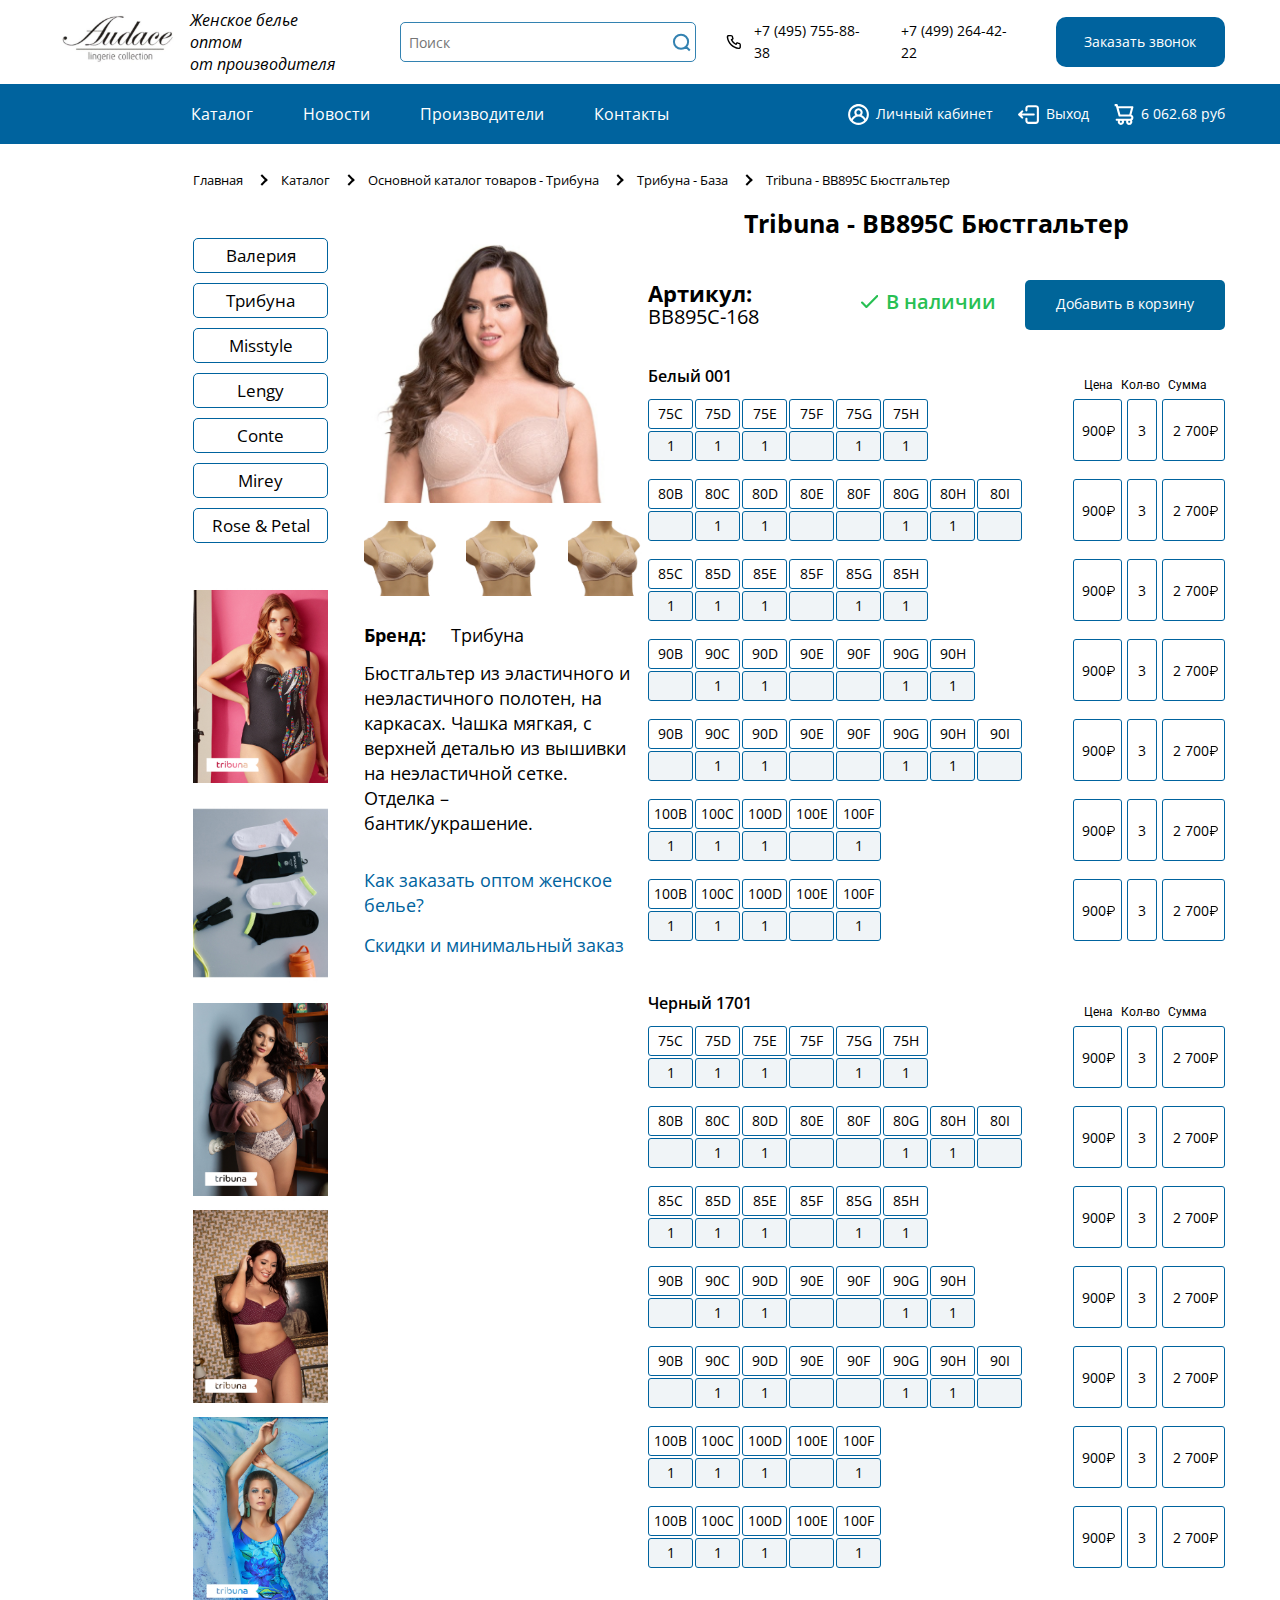
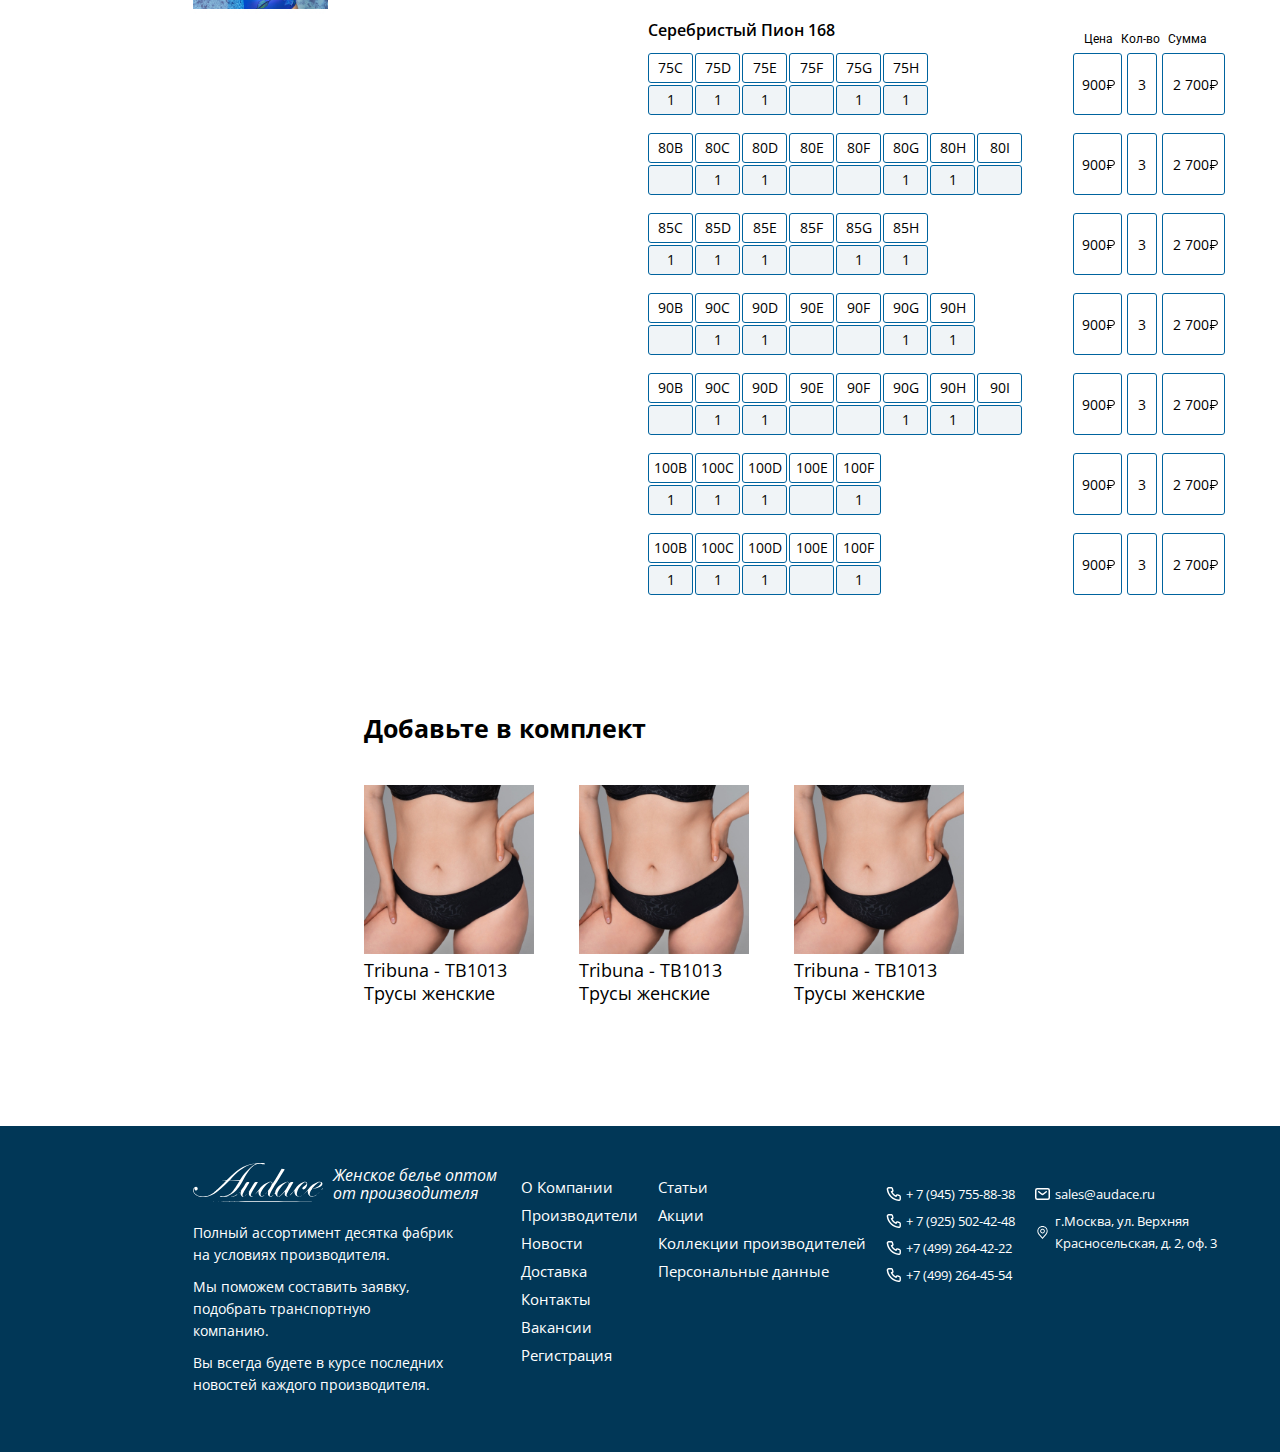
<file: tribuna.html>
<!DOCTYPE html>
<html lang="en">

<head>
  <meta charset="UTF-8">
  <meta name="viewport" content="width=device-width, initial-scale=1.0">
  <title>Document</title>
  <link rel="stylesheet" href="css/style.min.css">
</head>

<body>
  <div class="wrapper">
    <section class="topline">
      <div class="header-container">
        <div class="topline__inner">
          <div class="topline__logo">
            <img src="images/topline/logo.svg" alt="LOGO">
          </div>
          <h2 class="topline__title">Женское белье оптом <br> от производителя</h2>
          <div class="topline__search">
            <input type="text" placeholder="Поиск">
            <button class="search-btn"><img src="images/topline/search.svg" alt=""></button>
          </div>
          <div class="topline__contact">
            <i><img src="images/topline/phone.svg"></i>
            <a href="#" tel="+7(495)7558838">+7 (495) 755-88-38</a>
            <a href="#" tel="+7(499)2644222">+7 (499) 264-42-22</a>
          </div>
          <button class="topline__call">Заказать звонок</button>
        </div>
      </div>
    </section>
    <header class="header">
      <div class="header-container">
        <div class="header__inner">
          <nav class="header__nav">
            <a href="#">Каталог</a>
            <a href="#">Новости</a>
            <a href="#">Производители</a>
            <a href="#">Контакты</a>
          </nav>
          <nav class="user-nav">
            <div class="user-nav__link">
              <i class="user-nav__icon"><img src="images/header/kabinet.svg" alt=""></i>
              <a href="#">Личный кабинет</a>
            </div>
            <div class="user-nav__link">
              <i class="user-nav__icon"><img src="images/header/enter.svg" alt=""></i>
              <a href="#">Выход</a>
            </div>
            <div class="user-nav__link">
              <i class="user-nav__icon"><img src="images/header/basket.svg" alt=""></i>
              <a href="#">6 062.68 руб</a>
            </div>
          </nav>
          <!-- User nav -->
        </div>
        <!-- Header inner -->
      </div>
      <!-- Header container -->
    </header>
    <div class="links-way">
      <div class="container">
        <nav class="links-way__nav basket-links-way">
          <ul class="links-way__list">
            <li class="links-way__link">
              <a href="#">Главная</a>
              <i></i>
            </li>
            <li class="links-way__link">
              <a href="#">Каталог</a>
              <i></i>
            </li>
            <li class="links-way__link">
              <a href="#">Основной каталог товаров - Трибуна</a>
              <i></i>
            </li>
            <li class="links-way__link">
              <a href="#">Трибуна - База</a>
              <i></i>
            </li>
            <li class="links-way__link">
              <a href="#">Tribuna - BB895C Бюстгальтер</a>
              <!-- <i></i> -->
            </li>
          </ul>

        </nav>
        <!-- nav -->
      </div>
      <!-- container -->
    </div>
    <div class="main">
      <div class="container">
        <div class="main__inner">
          <div class="class">
            <nav class="class__nav">
              <ul class="class__nav-list">
                <li class="class__nav-item" tabindex="999">
                  <a href="#">Валерия</a>
                </li>
                <li class="class__nav-item" tabindex="999">
                  <a href="#">Трибуна</a>
                </li>
                <li class="class__nav-item" tabindex="999">
                  <a href="#">Misstyle</a>
                </li>
                <li class="class__nav-item" tabindex="999">
                  <a href="#">Lengy</a>
                </li>
                <li class="class__nav-item" tabindex="999">
                  <a href="#">Conte</a>
                </li>
                <li class="class__nav-item" tabindex="999">
                  <a href="#">Mirey</a>
                </li>
                <li class="class__nav-item" tabindex="999">
                  <a href="#">Rose & Petal</a>
                </li>
              </ul>
              <!-- End Clas nav list -->
            </nav>
            <!--End Class nav -->

            <!-- Start class photos -->
            <div class="class__photos">
              <div class="photo">
                <img src="images/mian-class-photos/ph1.jpg" alt="Lady photo">
              </div>
              <div class="photo">
                <img src="images/mian-class-photos/ph2.jpg" alt="Lady photo">
              </div>
              <div class="photo">
                <img src="images/mian-class-photos/ph3.jpg" alt="Lady photo">
              </div>
              <div class="photo">
                <img src="images/mian-class-photos/ph4.jpg" alt="Lady photo">
              </div>
              <div class="photo">
                <img src="images/mian-class-photos/ph5.jpg" alt="Lady photo">
              </div>
            </div>
            <!-- end class photos -->
          </div>

          <section class="product product-tribuna-mr">
            <div class="model tribuna-model">
              <div class="model__info tribuna-info">
                <div class="model__photos tribuna-model-ph">
                  <div class="tribuna-pg-wrapper">
                    <div class="model__main-photo tribuna-ph-wd">
                      <img src="images/tribuna/model-1.jpg" alt="">
                    </div>
                    <div class="model__mini-photo tribuna-mini-ph-wd">
                      <div><img src="images/main/model-1/model-1.1.jpg" alt=""></div>
                      <div><img src="images/main/model-1/model-1.2.jpg" alt=""></div>
                      <div><img src="images/main/model-1/model-1.3.jpg" alt=""></div>
                    </div>
                  </div>
                  <div class="model__content">
                    <div class="brand">
                      <span class="brand__text"><b>Бренд:</b></span>
                      <span class="brand__text">Трибуна</span>
                    </div>
                    <p>
                      Бюстгальтер из эластичного и неэластичного полотен, на каркасах. Чашка мягкая, с верхней деталью
                      из
                      вышивки на неэластичной сетке. Отделка – <br> бантик/украшение.
                    </p>

                    <a class="model__content-link" href="#">Как заказать оптом женское белье?</a>
                    <a class="model__content-link" href="#">Скидки и минимальный заказ</a>

                  </div>
                </div>
              </div>

              <div class="storage tribuna-storage">
                <span class="storage__name">Tribuna - BB895C Бюстгальтер</span>
                <div class="storage__availabile">
                  <div class="vendor">
                    <span><b>Артикул:</b></span>
                    <span>BB895C-168</span>
                  </div>
                  <div class="add">
                    <span class="have">В наличии</span>
                    <a class="button__add" href="#">Добавить в корзину</a>
                  </div>
                </div>


                <div class="storage__section">
                  <div class="storage__title">Белый 001</div>
                  <div class="storage-row-wrapper">
                    <div class="param-wrapper">
                      <div class="param">
                        <span class="param__size">75C</span>
                        <span class="param__num">1</span>
                      </div>
                      <div class="param">
                        <span class="param__size">75D</span>
                        <span class="param__num">1</span>
                      </div>
                      <div class="param">
                        <span class="param__size">75E</span>
                        <span class="param__num">1</span>
                      </div>
                      <div class="param">
                        <span class="param__size">75F</span>
                        <span class="param__num"></span>
                      </div>
                      <div class="param">
                        <span class="param__size">75G</span>
                        <span class="param__num">1</span>
                      </div>
                      <div class="param">
                        <span class="param__size">75H</span>
                        <span class="param__num">1</span>
                      </div>
                    </div>
                    <!-- results -->
                    <div class="result">

                      <div class="result__title">
                        <span>Цена</span>
                        <span>Кол-во</span>
                        <span>Сумма</span>
                      </div>

                      <span class="result__price">900</span>
                      <span class="result__sum"> 3</span>
                      <span class="result__sum-price">2 700</span>
                    </div>
                    <!-- End results -->
                  </div>
                  <div class="storage-row-wrapper">
                    <div class="param-wrapper">
                      <div class="param">
                        <span class="param__size">80B</span>
                        <span class="param__num"></span>
                      </div>
                      <div class="param">
                        <span class="param__size">80C</span>
                        <span class="param__num">1</span>
                      </div>
                      <div class="param">
                        <span class="param__size">80D</span>
                        <span class="param__num">1</span>
                      </div>
                      <div class="param">
                        <span class="param__size">80E</span>
                        <span class="param__num"></span>
                      </div>
                      <div class="param">
                        <span class="param__size">80F</span>
                        <span class="param__num"></span>
                      </div>
                      <div class="param">
                        <span class="param__size">80G</span>
                        <span class="param__num">1</span>
                      </div>
                      <div class="param">
                        <span class="param__size">80H</span>
                        <span class="param__num">1</span>
                      </div>
                      <div class="param">
                        <span class="param__size">80I</span>
                        <span class="param__num"></span>
                      </div>
                    </div>
                    <!-- results -->
                    <div class="result">
                      <span class="result__price">900</span>
                      <span class="result__sum"> 3</span>
                      <span class="result__sum-price">2 700</span>
                    </div>
                    <!-- End results -->
                  </div>
                  <div class="storage-row-wrapper">
                    <div class="param-wrapper">
                      <div class="param">
                        <span class="param__size">85C</span>
                        <span class="param__num">1</span>
                      </div>
                      <div class="param">
                        <span class="param__size">85D</span>
                        <span class="param__num">1</span>
                      </div>
                      <div class="param">
                        <span class="param__size">85E</span>
                        <span class="param__num">1</span>
                      </div>
                      <div class="param">
                        <span class="param__size">85F</span>
                        <span class="param__num"></span>
                      </div>
                      <div class="param">
                        <span class="param__size">85G</span>
                        <span class="param__num">1</span>
                      </div>
                      <div class="param">
                        <span class="param__size">85H</span>
                        <span class="param__num">1</span>
                      </div>
                    </div>
                    <!-- results -->
                    <div class="result">
                      <span class="result__price">900</span>
                      <span class="result__sum"> 3</span>
                      <span class="result__sum-price">2 700</span>
                    </div>
                    <!-- End results -->
                  </div>
                  <div class="storage-row-wrapper">
                    <div class="param-wrapper">
                      <div class="param">
                        <span class="param__size">90B</span>
                        <span class="param__num"></span>
                      </div>
                      <div class="param">
                        <span class="param__size">90C</span>
                        <span class="param__num">1</span>
                      </div>
                      <div class="param">
                        <span class="param__size">90D</span>
                        <span class="param__num">1</span>
                      </div>
                      <div class="param">
                        <span class="param__size">90E</span>
                        <span class="param__num"></span>
                      </div>
                      <div class="param">
                        <span class="param__size">90F</span>
                        <span class="param__num"></span>
                      </div>
                      <div class="param">
                        <span class="param__size">90G</span>
                        <span class="param__num">1</span>
                      </div>
                      <div class="param">
                        <span class="param__size">90H</span>
                        <span class="param__num">1</span>
                      </div>
                    </div>
                    <!-- results -->
                    <div class="result">
                      <span class="result__price">900</span>
                      <span class="result__sum"> 3</span>
                      <span class="result__sum-price">2 700</span>
                    </div>
                    <!-- End results -->
                  </div>
                  <div class="storage-row-wrapper">
                    <div class="param-wrapper">
                      <div class="param">
                        <span class="param__size">90B</span>
                        <span class="param__num"></span>
                      </div>
                      <div class="param">
                        <span class="param__size">90C</span>
                        <span class="param__num">1</span>
                      </div>
                      <div class="param">
                        <span class="param__size">90D</span>
                        <span class="param__num">1</span>
                      </div>
                      <div class="param">
                        <span class="param__size">90E</span>
                        <span class="param__num"></span>
                      </div>
                      <div class="param">
                        <span class="param__size">90F</span>
                        <span class="param__num"></span>
                      </div>
                      <div class="param">
                        <span class="param__size">90G</span>
                        <span class="param__num">1</span>
                      </div>
                      <div class="param">
                        <span class="param__size">90H</span>
                        <span class="param__num">1</span>
                      </div>
                      <div class="param">
                        <span class="param__size">90I</span>
                        <span class="param__num"></span>
                      </div>
                    </div>
                    <!-- results -->
                    <div class="result">
                      <span class="result__price">900</span>
                      <span class="result__sum"> 3</span>
                      <span class="result__sum-price">2 700</span>
                    </div>
                    <!-- End results -->
                  </div>
                  <div class="storage-row-wrapper">
                    <div class="param-wrapper">
                      <div class="param">
                        <span class="param__size">100B</span>
                        <span class="param__num">1</span>
                      </div>
                      <div class="param">
                        <span class="param__size">100С</span>
                        <span class="param__num">1</span>
                      </div>
                      <div class="param">
                        <span class="param__size">100D</span>
                        <span class="param__num">1</span>
                      </div>
                      <div class="param">
                        <span class="param__size">100E</span>
                        <span class="param__num"></span>
                      </div>
                      <div class="param">
                        <span class="param__size">100F</span>
                        <span class="param__num">1</span>
                      </div>
                    </div>
                    <!-- results -->
                    <div class="result">
                      <span class="result__price">900</span>
                      <span class="result__sum"> 3</span>
                      <span class="result__sum-price">2 700</span>
                    </div>
                    <!-- End results -->
                  </div>
                  <div class="storage-row-wrapper">
                    <div class="param-wrapper">
                      <div class="param">
                        <span class="param__size">100B</span>
                        <span class="param__num">1</span>
                      </div>
                      <div class="param">
                        <span class="param__size">100С</span>
                        <span class="param__num">1</span>
                      </div>
                      <div class="param">
                        <span class="param__size">100D</span>
                        <span class="param__num">1</span>
                      </div>
                      <div class="param">
                        <span class="param__size">100E</span>
                        <span class="param__num"></span>
                      </div>
                      <div class="param">
                        <span class="param__size">100F</span>
                        <span class="param__num">1</span>
                      </div>
                    </div>
                    <!-- results -->
                    <div class="result">
                      <span class="result__price">900</span>
                      <span class="result__sum"> 3</span>
                      <span class="result__sum-price">2 700</span>
                    </div>
                    <!-- End results -->
                  </div>
                  <!-- Storage row wrapper -->
                </div>

                <div class="storage__section">
                  <div class="storage__title">Черный 1701</div>
                  <div class="storage-row-wrapper">
                    <div class="param-wrapper">
                      <div class="param">
                        <span class="param__size">75C</span>
                        <span class="param__num">1</span>
                      </div>
                      <div class="param">
                        <span class="param__size">75D</span>
                        <span class="param__num">1</span>
                      </div>
                      <div class="param">
                        <span class="param__size">75E</span>
                        <span class="param__num">1</span>
                      </div>
                      <div class="param">
                        <span class="param__size">75F</span>
                        <span class="param__num"></span>
                      </div>
                      <div class="param">
                        <span class="param__size">75G</span>
                        <span class="param__num">1</span>
                      </div>
                      <div class="param">
                        <span class="param__size">75H</span>
                        <span class="param__num">1</span>
                      </div>
                    </div>
                    <!-- results -->
                    <div class="result">

                      <div class="result__title">
                        <span>Цена</span>
                        <span>Кол-во</span>
                        <span>Сумма</span>
                      </div>

                      <span class="result__price">900</span>
                      <span class="result__sum"> 3</span>
                      <span class="result__sum-price">2 700</span>
                    </div>
                    <!-- End results -->
                  </div>
                  <div class="storage-row-wrapper">
                    <div class="param-wrapper">
                      <div class="param">
                        <span class="param__size">80B</span>
                        <span class="param__num"></span>
                      </div>
                      <div class="param">
                        <span class="param__size">80C</span>
                        <span class="param__num">1</span>
                      </div>
                      <div class="param">
                        <span class="param__size">80D</span>
                        <span class="param__num">1</span>
                      </div>
                      <div class="param">
                        <span class="param__size">80E</span>
                        <span class="param__num"></span>
                      </div>
                      <div class="param">
                        <span class="param__size">80F</span>
                        <span class="param__num"></span>
                      </div>
                      <div class="param">
                        <span class="param__size">80G</span>
                        <span class="param__num">1</span>
                      </div>
                      <div class="param">
                        <span class="param__size">80H</span>
                        <span class="param__num">1</span>
                      </div>
                      <div class="param">
                        <span class="param__size">80I</span>
                        <span class="param__num"></span>
                      </div>
                    </div>
                    <!-- results -->
                    <div class="result">
                      <span class="result__price">900</span>
                      <span class="result__sum"> 3</span>
                      <span class="result__sum-price">2 700</span>
                    </div>
                    <!-- End results -->
                  </div>
                  <div class="storage-row-wrapper">
                    <div class="param-wrapper">
                      <div class="param">
                        <span class="param__size">85C</span>
                        <span class="param__num">1</span>
                      </div>
                      <div class="param">
                        <span class="param__size">85D</span>
                        <span class="param__num">1</span>
                      </div>
                      <div class="param">
                        <span class="param__size">85E</span>
                        <span class="param__num">1</span>
                      </div>
                      <div class="param">
                        <span class="param__size">85F</span>
                        <span class="param__num"></span>
                      </div>
                      <div class="param">
                        <span class="param__size">85G</span>
                        <span class="param__num">1</span>
                      </div>
                      <div class="param">
                        <span class="param__size">85H</span>
                        <span class="param__num">1</span>
                      </div>
                    </div>
                    <!-- results -->
                    <div class="result">
                      <span class="result__price">900</span>
                      <span class="result__sum"> 3</span>
                      <span class="result__sum-price">2 700</span>
                    </div>
                    <!-- End results -->
                  </div>
                  <div class="storage-row-wrapper">
                    <div class="param-wrapper">
                      <div class="param">
                        <span class="param__size">90B</span>
                        <span class="param__num"></span>
                      </div>
                      <div class="param">
                        <span class="param__size">90C</span>
                        <span class="param__num">1</span>
                      </div>
                      <div class="param">
                        <span class="param__size">90D</span>
                        <span class="param__num">1</span>
                      </div>
                      <div class="param">
                        <span class="param__size">90E</span>
                        <span class="param__num"></span>
                      </div>
                      <div class="param">
                        <span class="param__size">90F</span>
                        <span class="param__num"></span>
                      </div>
                      <div class="param">
                        <span class="param__size">90G</span>
                        <span class="param__num">1</span>
                      </div>
                      <div class="param">
                        <span class="param__size">90H</span>
                        <span class="param__num">1</span>
                      </div>
                    </div>
                    <!-- results -->
                    <div class="result">
                      <span class="result__price">900</span>
                      <span class="result__sum"> 3</span>
                      <span class="result__sum-price">2 700</span>
                    </div>
                    <!-- End results -->
                  </div>
                  <div class="storage-row-wrapper">
                    <div class="param-wrapper">
                      <div class="param">
                        <span class="param__size">90B</span>
                        <span class="param__num"></span>
                      </div>
                      <div class="param">
                        <span class="param__size">90C</span>
                        <span class="param__num">1</span>
                      </div>
                      <div class="param">
                        <span class="param__size">90D</span>
                        <span class="param__num">1</span>
                      </div>
                      <div class="param">
                        <span class="param__size">90E</span>
                        <span class="param__num"></span>
                      </div>
                      <div class="param">
                        <span class="param__size">90F</span>
                        <span class="param__num"></span>
                      </div>
                      <div class="param">
                        <span class="param__size">90G</span>
                        <span class="param__num">1</span>
                      </div>
                      <div class="param">
                        <span class="param__size">90H</span>
                        <span class="param__num">1</span>
                      </div>
                      <div class="param">
                        <span class="param__size">90I</span>
                        <span class="param__num"></span>
                      </div>
                    </div>
                    <!-- results -->
                    <div class="result">
                      <span class="result__price">900</span>
                      <span class="result__sum"> 3</span>
                      <span class="result__sum-price">2 700</span>
                    </div>
                    <!-- End results -->
                  </div>
                  <div class="storage-row-wrapper">
                    <div class="param-wrapper">
                      <div class="param">
                        <span class="param__size">100B</span>
                        <span class="param__num">1</span>
                      </div>
                      <div class="param">
                        <span class="param__size">100С</span>
                        <span class="param__num">1</span>
                      </div>
                      <div class="param">
                        <span class="param__size">100D</span>
                        <span class="param__num">1</span>
                      </div>
                      <div class="param">
                        <span class="param__size">100E</span>
                        <span class="param__num"></span>
                      </div>
                      <div class="param">
                        <span class="param__size">100F</span>
                        <span class="param__num">1</span>
                      </div>
                    </div>
                    <!-- results -->
                    <div class="result">
                      <span class="result__price">900</span>
                      <span class="result__sum"> 3</span>
                      <span class="result__sum-price">2 700</span>
                    </div>
                    <!-- End results -->
                  </div>
                  <div class="storage-row-wrapper">
                    <div class="param-wrapper">
                      <div class="param">
                        <span class="param__size">100B</span>
                        <span class="param__num">1</span>
                      </div>
                      <div class="param">
                        <span class="param__size">100С</span>
                        <span class="param__num">1</span>
                      </div>
                      <div class="param">
                        <span class="param__size">100D</span>
                        <span class="param__num">1</span>
                      </div>
                      <div class="param">
                        <span class="param__size">100E</span>
                        <span class="param__num"></span>
                      </div>
                      <div class="param">
                        <span class="param__size">100F</span>
                        <span class="param__num">1</span>
                      </div>
                    </div>
                    <!-- results -->
                    <div class="result">
                      <span class="result__price">900</span>
                      <span class="result__sum"> 3</span>
                      <span class="result__sum-price">2 700</span>
                    </div>
                    <!-- End results -->
                  </div>
                  <!-- Storage row wrapper -->
                </div>

                <div class="storage__section">
                  <div class="storage__title">Серебристый Пион 168</div>
                  <div class="storage-row-wrapper">
                    <div class="param-wrapper">
                      <div class="param">
                        <span class="param__size">75C</span>
                        <span class="param__num">1</span>
                      </div>
                      <div class="param">
                        <span class="param__size">75D</span>
                        <span class="param__num">1</span>
                      </div>
                      <div class="param">
                        <span class="param__size">75E</span>
                        <span class="param__num">1</span>
                      </div>
                      <div class="param">
                        <span class="param__size">75F</span>
                        <span class="param__num"></span>
                      </div>
                      <div class="param">
                        <span class="param__size">75G</span>
                        <span class="param__num">1</span>
                      </div>
                      <div class="param">
                        <span class="param__size">75H</span>
                        <span class="param__num">1</span>
                      </div>
                    </div>
                    <!-- results -->
                    <div class="result">

                      <div class="result__title">
                        <span>Цена</span>
                        <span>Кол-во</span>
                        <span>Сумма</span>
                      </div>

                      <span class="result__price">900</span>
                      <span class="result__sum"> 3</span>
                      <span class="result__sum-price">2 700</span>
                    </div>
                    <!-- End results -->
                  </div>
                  <div class="storage-row-wrapper">
                    <div class="param-wrapper">
                      <div class="param">
                        <span class="param__size">80B</span>
                        <span class="param__num"></span>
                      </div>
                      <div class="param">
                        <span class="param__size">80C</span>
                        <span class="param__num">1</span>
                      </div>
                      <div class="param">
                        <span class="param__size">80D</span>
                        <span class="param__num">1</span>
                      </div>
                      <div class="param">
                        <span class="param__size">80E</span>
                        <span class="param__num"></span>
                      </div>
                      <div class="param">
                        <span class="param__size">80F</span>
                        <span class="param__num"></span>
                      </div>
                      <div class="param">
                        <span class="param__size">80G</span>
                        <span class="param__num">1</span>
                      </div>
                      <div class="param">
                        <span class="param__size">80H</span>
                        <span class="param__num">1</span>
                      </div>
                      <div class="param">
                        <span class="param__size">80I</span>
                        <span class="param__num"></span>
                      </div>
                    </div>
                    <!-- results -->
                    <div class="result">
                      <span class="result__price">900</span>
                      <span class="result__sum"> 3</span>
                      <span class="result__sum-price">2 700</span>
                    </div>
                    <!-- End results -->
                  </div>
                  <div class="storage-row-wrapper">
                    <div class="param-wrapper">
                      <div class="param">
                        <span class="param__size">85C</span>
                        <span class="param__num">1</span>
                      </div>
                      <div class="param">
                        <span class="param__size">85D</span>
                        <span class="param__num">1</span>
                      </div>
                      <div class="param">
                        <span class="param__size">85E</span>
                        <span class="param__num">1</span>
                      </div>
                      <div class="param">
                        <span class="param__size">85F</span>
                        <span class="param__num"></span>
                      </div>
                      <div class="param">
                        <span class="param__size">85G</span>
                        <span class="param__num">1</span>
                      </div>
                      <div class="param">
                        <span class="param__size">85H</span>
                        <span class="param__num">1</span>
                      </div>
                    </div>
                    <!-- results -->
                    <div class="result">
                      <span class="result__price">900</span>
                      <span class="result__sum"> 3</span>
                      <span class="result__sum-price">2 700</span>
                    </div>
                    <!-- End results -->
                  </div>
                  <div class="storage-row-wrapper">
                    <div class="param-wrapper">
                      <div class="param">
                        <span class="param__size">90B</span>
                        <span class="param__num"></span>
                      </div>
                      <div class="param">
                        <span class="param__size">90C</span>
                        <span class="param__num">1</span>
                      </div>
                      <div class="param">
                        <span class="param__size">90D</span>
                        <span class="param__num">1</span>
                      </div>
                      <div class="param">
                        <span class="param__size">90E</span>
                        <span class="param__num"></span>
                      </div>
                      <div class="param">
                        <span class="param__size">90F</span>
                        <span class="param__num"></span>
                      </div>
                      <div class="param">
                        <span class="param__size">90G</span>
                        <span class="param__num">1</span>
                      </div>
                      <div class="param">
                        <span class="param__size">90H</span>
                        <span class="param__num">1</span>
                      </div>
                    </div>
                    <!-- results -->
                    <div class="result">
                      <span class="result__price">900</span>
                      <span class="result__sum"> 3</span>
                      <span class="result__sum-price">2 700</span>
                    </div>
                    <!-- End results -->
                  </div>
                  <div class="storage-row-wrapper">
                    <div class="param-wrapper">
                      <div class="param">
                        <span class="param__size">90B</span>
                        <span class="param__num"></span>
                      </div>
                      <div class="param">
                        <span class="param__size">90C</span>
                        <span class="param__num">1</span>
                      </div>
                      <div class="param">
                        <span class="param__size">90D</span>
                        <span class="param__num">1</span>
                      </div>
                      <div class="param">
                        <span class="param__size">90E</span>
                        <span class="param__num"></span>
                      </div>
                      <div class="param">
                        <span class="param__size">90F</span>
                        <span class="param__num"></span>
                      </div>
                      <div class="param">
                        <span class="param__size">90G</span>
                        <span class="param__num">1</span>
                      </div>
                      <div class="param">
                        <span class="param__size">90H</span>
                        <span class="param__num">1</span>
                      </div>
                      <div class="param">
                        <span class="param__size">90I</span>
                        <span class="param__num"></span>
                      </div>
                    </div>
                    <!-- results -->
                    <div class="result">
                      <span class="result__price">900</span>
                      <span class="result__sum"> 3</span>
                      <span class="result__sum-price">2 700</span>
                    </div>
                    <!-- End results -->
                  </div>
                  <div class="storage-row-wrapper">
                    <div class="param-wrapper">
                      <div class="param">
                        <span class="param__size">100B</span>
                        <span class="param__num">1</span>
                      </div>
                      <div class="param">
                        <span class="param__size">100С</span>
                        <span class="param__num">1</span>
                      </div>
                      <div class="param">
                        <span class="param__size">100D</span>
                        <span class="param__num">1</span>
                      </div>
                      <div class="param">
                        <span class="param__size">100E</span>
                        <span class="param__num"></span>
                      </div>
                      <div class="param">
                        <span class="param__size">100F</span>
                        <span class="param__num">1</span>
                      </div>
                    </div>
                    <!-- results -->
                    <div class="result">
                      <span class="result__price">900</span>
                      <span class="result__sum"> 3</span>
                      <span class="result__sum-price">2 700</span>
                    </div>
                    <!-- End results -->
                  </div>
                  <div class="storage-row-wrapper">
                    <div class="param-wrapper">
                      <div class="param">
                        <span class="param__size">100B</span>
                        <span class="param__num">1</span>
                      </div>
                      <div class="param">
                        <span class="param__size">100С</span>
                        <span class="param__num">1</span>
                      </div>
                      <div class="param">
                        <span class="param__size">100D</span>
                        <span class="param__num">1</span>
                      </div>
                      <div class="param">
                        <span class="param__size">100E</span>
                        <span class="param__num"></span>
                      </div>
                      <div class="param">
                        <span class="param__size">100F</span>
                        <span class="param__num">1</span>
                      </div>
                    </div>
                    <!-- results -->
                    <div class="result">
                      <span class="result__price">900</span>
                      <span class="result__sum"> 3</span>
                      <span class="result__sum-price">2 700</span>
                    </div>
                    <!-- End results -->
                  </div>
                  <!-- Storage row wrapper -->
                </div>
              </div>
            </div>


            <div class="add-complect">
              <div class="add-complect__body">
                <div class="add-complect__title">
                  <h3>Добавьте в комплект</h3>
                </div>
                <div class="add-complect__photo-row">
                  <div class="add-complect__photo photo-col">

                    <img class="photo-col__image" src="images/tribuna/complect-tribuna.jpg" alt="">

                    <div class="photo-col__link">
                      <a href="#">Tribuna - TB1013 Трусы женские</a>
                    </div>
                  </div>
                  <div class="add-complect__photo photo-col">

                    <img class="photo-col__image" src="images/tribuna/complect-tribuna.jpg" alt="">

                    <div class="photo-col__link">
                      <a href="#">Tribuna - TB1013 Трусы женские</a>
                    </div>
                  </div>
                  <div class="add-complect__photo photo-col">

                    <img class="photo-col__image" src="images/tribuna/complect-tribuna.jpg" alt="">

                    <div class="photo-col__link">
                      <a href="#">Tribuna - TB1013 Трусы женские</a>
                    </div>
                  </div>
                </div>
              </div>
            </div>


          </section>
        </div>
      </div>
    </div>
    <footer class="footer">
      <div class="container">
        <div class="footer__inner">
          <!-- Logo block -->
          <div class="footer__logo-wrapper">
            <div class="footer__logo">

              <img src="images/footer/footer-logo.svg" alt="Лого подвала">

              <span>Женское белье оптом <br> от производителя</span>
            </div>

            <div class="footer__text">
              <p>Полный ассортимент десятка фабрик <br> на условиях производителя.</p>
              <p>Мы поможем составить заявку, <br> подобрать транспортную <br> компанию.</p>
              <p>Вы всегда будете в курсе последних <br> новостей каждого производителя.</p>
            </div>
          </div>
          <!-- end Logo block -->

          <!-- Footer nav -->
          <nav class="footer__nav">
            <ul class="footer__nav-list">
              <li class="footer__nav-link">
                <a href="#">О Компании</a>
              </li>
              <li class="footer__nav-link">
                <a href="#">Производители</a>
              </li>
              <li class="footer__nav-link">
                <a href="#">Новости</a>
              </li>
              <li class="footer__nav-link">
                <a href="#">Доставка</a>
              </li>
              <li class="footer__nav-link">
                <a href="#">Контакты</a>
              </li>
              <li class="footer__nav-link">
                <a href="#">Вакансии</a>
              </li>
              <li class="footer__nav-link">
                <a href="#">Регистрация</a>
              </li>
            </ul>
            <ul class="footer__nav-list">
              <li class="footer__nav-link">
                <a href="#">Статьи</a>
              </li>
              <li class="footer__nav-link">
                <a href="#">Акции</a>
              </li>
              <li class="footer__nav-link">
                <a href="#">Коллекции производителей</a>
              </li>
              <li class="footer__nav-link">
                <a href="#">Персональные данные</a>
              </li>
            </ul>
          </nav>
          <!--End footer nav -->

          <div class="footer__contacts">
            <ul class="footer__contacts-list">
              <li class="footer__num-link">
                <a href="#">
                  <img tel="+7(945)7558838" src="images/footer/footer-phone.svg" alt="">
                  <span>+ 7 (945) 755-88-38</span>
                </a>
              </li>
              <li class="footer__num-link">
                <a href="#">
                  <img tel="+7(925)5024248" src="images/footer/footer-phone.svg" alt="">
                  <span>+ 7 (925) 502-42-48</span>
                </a>
              </li>
              <li class="footer__num-link">
                <a href="#">
                  <img tel="+7(499)2644222" src="images/footer/footer-phone.svg" alt="">
                  <span>+7 (499) 264-42-22</span>
                </a>
              </li>
              <li class="footer__num-link">
                <a href="#">
                  <img tel="+7(499)2644554" src="images/footer/footer-phone.svg" alt="">
                  <span>+7 (499) 264-45-54</span>
                </a>
              </li>
            </ul>
            <!-- list 2 -->
            <ul class="footer__contacts-list">
              <li class="footer__num-link">
                <a href="#">
                  <img src="images/footer/footer-mail.svg" alt="">
                  <span>sales@audace.ru</span>
                </a>
              </li>
              <li class="footer__num-link">
                <a href="#">
                  <img src="images/footer/carbon_location.svg" alt="">
                  <span>г.Москва, ул. Верхняя <br> Красносельская, д. 2, оф. 3</span>
                </a>
              </li>
            </ul>
          </div>
        </div>
        <!-- inner -->
      </div>
      <!-- Container -->
    </footer>
  </div>
  <script src="js/main.min.js"></script>
</body>

</html>
</file>
<file: css/style.min.css>
@import url("https://fonts.googleapis.com/css?family=Open+Sans:300,300italic,regular,italic,600,600italic,700,700italic,800,800italic");@import url("https://fonts.googleapis.com/css2?family=Roboto&display=swap");html{-webkit-box-sizing:border-box;box-sizing:border-box}*,*::after,*::before{-webkit-box-sizing:inherit;box-sizing:inherit}ul[class],ol[class]{padding:0}body,h1,h2,h3,h4,h5,h6,p,ul,ol,li,figure,figcaption,blockquote,dl,dd{margin:0}ul[class]{list-style:none}input,button,textarea,select{font:inherit}button:active,button:focus,input{outline:none}a{text-decoration:none}html,body{height:100%;font-family:Open Sans;font-size:16px;line-height:22px}@media (max-width: 1601px){html,body{font-size:14px}}.wrapper{display:-webkit-box;display:-ms-flexbox;display:flex;-webkit-box-orient:vertical;-webkit-box-direction:normal;-ms-flex-direction:column;flex-direction:column;min-height:100%;overflow:hidden}.main{-webkit-box-flex:1;-ms-flex:1 0 auto;flex:1 0 auto}.footer{-webkit-box-flex:0;-ms-flex:0 0 auto;flex:0 0 auto}.header-container{max-width:1810px;padding:0 15px;margin:0 auto}@media (max-width: 1815px){.header-container{max-width:1600px}}@media (max-width: 1601px){.header-container{max-width:1400px}}@media (max-width: 1401px){.header-container{max-width:1200px}}@media (max-width: 1201px){.header-container{max-width:1024px}}@media (max-width: 1025px){.header-container{max-width:768px}}@media (max-width: 767px){.header-container{max-width:480px}}@media (max-width: 481px){.header-container{max-width:320px}}.container{max-width:1810px;margin:0 auto;padding:0px 15px 0px 153px}@media (max-width: 1815px){.container{max-width:1600px}}@media (max-width: 1601px){.container{max-width:1400px}}@media (max-width: 1401px){.container{max-width:1200px}}@media (max-width: 1201px){.container{max-width:1024px}}@media (max-width: 1025px){.container{max-width:768px}}@media (max-width: 767px){.container{max-width:480px}}@media (max-width: 481px){.container{max-width:320px}}.topline__inner{display:-webkit-box;display:-ms-flexbox;display:flex;-webkit-box-align:center;-ms-flex-align:center;align-items:center;height:84px}.topline__logo{margin:0 21px 0 0}.topline__logo img{width:150px}.topline__title{font-weight:normal;font-style:italic;font-size:20px;margin:0 166px 0 0}.topline__search{display:-webkit-box;display:-ms-flexbox;display:flex;margin:0 172px 0 0;position:relative}.topline__search input{border:1px solid rgba(0,99,158,0.8);border-radius:5px;background:transparent;width:470px;height:40px;padding:0px 62px 0px 30px}.topline__search .search-btn{background-color:transparent;border:none;position:absolute;display:-webkit-box;display:-ms-flexbox;display:flex;-webkit-box-align:center;-ms-flex-align:center;align-items:center;-webkit-box-pack:center;-ms-flex-pack:center;justify-content:center;width:63px;height:40px;right:0px;top:0px;border-radius:5px;cursor:pointer}.topline__search .search-btn:hover{background-color:rgba(0,99,158,0.3)}.topline__contact{margin:0 58px 0 0;display:-webkit-box;display:-ms-flexbox;display:flex}.topline__contact i{display:-webkit-box;display:-ms-flexbox;display:flex}.topline__contact a{color:#000;display:-webkit-box;display:-ms-flexbox;display:flex;padding:0px 13px}.topline__call{background:#00639e;border-radius:10px;border:none;color:#fff;height:50px;width:190px;-webkit-transition:all 0.1s linear;-o-transition:all 0.1s linear;transition:all 0.1s linear}.topline__call:hover{background:#006699bd}@media (max-width: 1815px){.topline__title{margin:0 100px 0 0}.topline__search{margin:0 80px 0 0}.topline__search input{width:418px;padding:0px 62px 0px 30px}}@media (max-width: 1601px){.topline__title{font-size:16px;margin:0 80px 0 0}.topline__search{margin:0 85px 0 0}.topline__search input{width:350px;padding:0px 33px 0px 30px}.topline__search .search-btn{right:0px;width:37px}.topline__contact{margin:0 42px 0 0}.topline__contact i img{width:15px}.topline__call{width:170px}}@media (max-width: 1401px){.topline__logo{margin:0 10px 0 0}.topline__logo img{width:125px}.topline__title{margin:0 47px 0 0}.topline__search{margin:0 30px 0 0px}.topline__search input{width:296px;padding:0px 28px 0px 8px}.topline__search .search-btn{right:0px;width:30px}.topline__contact{margin:0 20px 0 0}.topline__call{width:170px}}@media (max-width: 1201px){.topline__title{margin:0 20px 0 0}.topline__search{width:239px;margin:0 22px 0 0}.topline__contact{margin:0 20px 0 0}.topline__contact a{display:-webkit-box;display:-ms-flexbox;display:flex;padding:0px 5px}.topline__call{height:45px;width:118px;line-height:15px}}@media (max-width: 1025px){.topline{padding:20px 0}.topline__inner{height:auto;-webkit-box-orient:vertical;-webkit-box-direction:normal;-ms-flex-direction:column;flex-direction:column}.topline__logo{margin:0 0 10px 0}.topline__logo img{width:220px}.topline__title{font-size:30px;margin:0 0 20px 0;line-height:30px}.topline__search{height:40px;margin:0 0 20px 0;width:450px}.topline__search input{width:100%;padding:0px 60px 0px 8px}.topline__search .search-btn{width:60px}.topline__contact{margin:0 0 10px 0;display:-webkit-box;display:-ms-flexbox;display:flex}.topline__contact a{padding:0px 13px}.topline__call{height:50px;width:190px}}@media (max-width: 481px){.topline__title{font-size:27px;margin:0 0 20px 0}.topline__search{height:40px;margin:0 0 20px 0;width:290px}.topline__search input{width:100%;padding:0px -1px 0px 8px}.topline__contact{margin:0 0 10px 0;display:-webkit-box;display:-ms-flexbox;display:flex;font-size:12px}.topline__contact a{padding:0px 13px}.topline__call{height:50px;width:190px}}.header{background:#00639e}.header__inner{height:60px;display:-webkit-box;display:-ms-flexbox;display:flex;-webkit-box-align:center;-ms-flex-align:center;align-items:center;-webkit-box-pack:justify;-ms-flex-pack:justify;justify-content:space-between}.header__nav{display:-webkit-box;display:-ms-flexbox;display:flex;font-size:18px;padding:0 0 0 120px}.header__nav a{color:#fff;padding:0px 50px;-webkit-transition:all 0.2s liear;-o-transition:all 0.2s liear;transition:all 0.2s liear}.header__nav a:hover{text-decoration:underline}.header .user-nav{display:-webkit-box;display:-ms-flexbox;display:flex}.header .user-nav__link{display:-webkit-box;display:-ms-flexbox;display:flex;margin:0 70px 0 0}.header .user-nav__link:last-child{margin:0 0 0 0}.header .user-nav__link i{display:-webkit-box;display:-ms-flexbox;display:flex;-webkit-box-align:center;-ms-flex-align:center;align-items:center;margin-right:7px}.header .user-nav__link a{color:#fff}.header .user-nav__link a:hover{text-decoration:underline}@media (max-width: 1601px){.header__nav{font-size:16px}.header__nav a{padding:0px 30px}.header .user-nav__link{margin:0 50px 0 0}.header .user-nav__link a{font-size:14px}}@media (max-width: 1401px){.header__nav{display:-webkit-box;display:-ms-flexbox;display:flex;padding:0 0 0 111px}.header__nav a{padding:0px 25px}.header .user-nav__link{margin:0 25px 0 0}}@media (max-width: 1201px){.header__nav{font-size:14px;padding:0 0 0 125px}.header__nav a{padding:0px 10px}.header .user-nav{display:-webkit-box;display:-ms-flexbox;display:flex}.header .user-nav__link{margin:0 15px 0 0;-webkit-box-align:center;-ms-flex-align:center;align-items:center}.header .user-nav__link i{margin-right:7px}.header .user-nav__link i img{width:17px}.header .user-nav__link a{font-size:13px}}@media (max-width: 1025px){.header__inner{height:auto;-webkit-box-orient:vertical;-webkit-box-direction:normal;-ms-flex-direction:column;flex-direction:column}.header__nav{font-size:18px;padding:20px 0 20px 0px}.header__nav a{padding:0px 15px}.header .user-nav{padding:20px 0px 20px 0px}.header .user-nav__link{margin:0 34px 0 0}.header .user-nav__link:last-child{margin:0 0 0 0}.header .user-nav__link a{font-size:16px}}@media (max-width: 481px){.header{background:#00639e}.header__inner{-webkit-box-align:start;-ms-flex-align:start;align-items:flex-start}.header__nav{-webkit-box-orient:vertical;-webkit-box-direction:normal;-ms-flex-direction:column;flex-direction:column;padding:10px 0 10px 0}.header__nav a{padding:5px 0 5px 0}.header .user-nav{padding:0 0 20px 0;-webkit-box-orient:vertical;-webkit-box-direction:normal;-ms-flex-direction:column;flex-direction:column}.header .user-nav__link{margin:0 0 0 0;padding:5px 0 5px 0}.header .user-nav__link a{font-size:17px}}.links-way{margin-bottom:5px}.links-way__nav{padding:25px 0px}.links-way__list{display:-webkit-box;display:-ms-flexbox;display:flex;-ms-flex-wrap:wrap;flex-wrap:wrap}.links-way__link{display:-webkit-box;display:-ms-flexbox;display:flex;-webkit-box-align:center;-ms-flex-align:center;align-items:center}.links-way__link a{color:black}.links-way__link a:hover{text-decoration:underline}.links-way__link i{width:10px;height:10px;border-top:2px solid black;border-right:2px solid black;-webkit-transform:rotate(45deg);-ms-transform:rotate(45deg);transform:rotate(45deg);margin:0px 17px}@media (max-width: 1601px){.links-way__link a{font-size:13px}.links-way__link i{width:8px;height:8px;margin:0px 15px}}@media (max-width: 1025px){.links-way .container{padding:0px 15px 0px 15px}.links-way__list{-webkit-box-pack:center;-ms-flex-pack:center;justify-content:center}.links-way__link a{font-size:14px}}@media (max-width: 767px){.links-way__nav{padding:15px 0px}.links-way__link{display:-webkit-box;display:-ms-flexbox;display:flex;-webkit-box-align:center;-ms-flex-align:center;align-items:center}.links-way__link i{width:7px;height:7px;margin:0px 7px}}.categories{margin-bottom:130px}.categories__inner{display:-webkit-box;display:-ms-flexbox;display:flex;-webkit-box-align:center;-ms-flex-align:center;align-items:center;-webkit-box-pack:justify;-ms-flex-pack:justify;justify-content:space-between}.categories__logo{width:193px}.categories__logo img{display:block;width:100%}.categories__names{display:-webkit-box;display:-ms-flexbox;display:flex;-webkit-box-orient:vertical;-webkit-box-direction:normal;-ms-flex-direction:column;flex-direction:column;position:relative}.categories__list{display:-webkit-box;display:-ms-flexbox;display:flex;margin:0 0 5px 0}.categories__list:last-child{margin:0 0 0 0}.categories__list-item{display:-webkit-box;display:-ms-flexbox;display:flex;-webkit-box-align:center;-ms-flex-align:center;align-items:center;-webkit-box-pack:center;-ms-flex-pack:center;justify-content:center;cursor:pointer;padding:0px 10px;margin:0px 16px 0 0;min-width:108px;height:30px;border:1px solid #00639e;-webkit-box-sizing:border-box;box-sizing:border-box;-webkit-box-shadow:4px 4px 10px rgba(0,99,158,0.15);box-shadow:4px 4px 10px rgba(0,99,158,0.15);border-radius:5px;-webkit-transition:all 0.1s linear;-o-transition:all 0.1s linear;transition:all 0.1s linear}.categories__list-item:hover{background-color:#00639e}.categories__list-item a{color:#000}.categories__list-item a:hover{color:#fff}.categories__show-all{display:block;color:#00639e;position:absolute;top:120%;left:42%}.categories__show-all i{display:inline-block;width:8px;height:8px;border-top:2px solid #00639e;border-right:2px solid #00639e;-webkit-transform:rotate(135deg);-ms-transform:rotate(135deg);transform:rotate(135deg);position:relative;top:-2px;margin-left:10px}@media (max-width: 1815px){.categories__list-item{min-width:78px}}@media (max-width: 1601px){.categories__logo{width:140px}.categories__logo img{display:block;width:140px}.categories__list-item{padding:0px 10px;margin:0px 11px 0 0;height:25px}}@media (max-width: 1401px){.categories__logo img{display:block;width:120px}.categories__list-item{padding:0px 10px;margin:0px 6px 0 0;min-width:60px}.categories__list-item a{font-size:12px}}@media (max-width: 1201px){.categories .container{padding:0px 15px 0px 15px}.categories__inner{-webkit-box-orient:vertical;-webkit-box-direction:normal;-ms-flex-direction:column;flex-direction:column}.categories__logo{display:-webkit-box;display:-ms-flexbox;display:flex;-webkit-box-pack:center;-ms-flex-pack:center;justify-content:center;-webkit-box-align:center;-ms-flex-align:center;align-items:center;margin:0 0 20px 0}.categories__logo img{display:block;width:190px}.categories__list-item{padding:0px 3px;margin:0px 3px 0 0;min-width:92px}}@media (max-width: 1025px){.categories .container{padding:0px 15px 0px 15px}.categories__inner{-webkit-box-orient:vertical;-webkit-box-direction:normal;-ms-flex-direction:column;flex-direction:column}.categories__logo{display:-webkit-box;display:-ms-flexbox;display:flex;-webkit-box-pack:center;-ms-flex-pack:center;justify-content:center;-webkit-box-align:center;-ms-flex-align:center;align-items:center;margin:0 0 20px 0}.categories__logo img{display:block;width:190px}.categories__list-item{padding:0px 3px;margin:0px 3px 0 0;min-width:60px}.categories__list-item:nth-child(4){min-width:134px}}@media (max-width: 768px){.categories__logo{width:250px}.categories__logo img{display:block;width:100%}.categories__names{-webkit-box-orient:horizontal;-webkit-box-direction:normal;-ms-flex-direction:row;flex-direction:row}.categories__list{-webkit-box-orient:vertical;-webkit-box-direction:normal;-ms-flex-direction:column;flex-direction:column;margin:0 10px 0 0}.categories__list:last-child{margin:0 0 0 0}.categories__list-item{padding:0px 10px;margin:0 0 5px 0;min-width:170px;height:30px}.categories__list-item:hover{background-color:#00639e}.categories__list-item a{color:#000}.categories__list-item a:hover{color:#fff}.categories__show-all{display:block;color:#00639e;position:absolute;top:103%;left:36%}.categories__show-all i{display:inline-block;width:8px;height:8px;border-top:2px solid #00639e;border-right:2px solid #00639e;-webkit-transform:rotate(135deg);-ms-transform:rotate(135deg);transform:rotate(135deg);position:relative;top:-2px;margin-left:10px}}@media (max-width: 481px){.categories__list-item{min-width:148px}}.footer{background:#013757;color:#fff}.footer__inner{display:-webkit-box;display:-ms-flexbox;display:flex;-webkit-box-align:center;-ms-flex-align:center;align-items:center;padding:37px 0px 56px 0px}.footer__logo-wrapper{display:-webkit-box;display:-ms-flexbox;display:flex;-webkit-box-orient:vertical;-webkit-box-direction:normal;-ms-flex-direction:column;flex-direction:column;margin:0 85px 0 0}.footer__logo{display:-webkit-box;display:-ms-flexbox;display:flex;-webkit-box-align:center;-ms-flex-align:center;align-items:center;margin:0 0 54px 0}.footer__logo img{display:block;width:175px;margin:0 30px 0 0}.footer__logo span{font-size:20px;font-style:italic;font-weight:400;line-height:18px;-ms-flex-item-align:end;align-self:flex-end}.footer__text p{margin:0 0 27px 0}.footer__text p:last-child{margin:0 0 0 0}.footer__nav{display:-webkit-box;display:-ms-flexbox;display:flex;-ms-flex-item-align:start;align-self:flex-start;padding:13px 0px 0px 0px}.footer__nav-list{display:-webkit-box;display:-ms-flexbox;display:flex;-webkit-box-orient:vertical;-webkit-box-direction:normal;-ms-flex-direction:column;flex-direction:column;margin:0 113px 0 0}.footer__nav-link{margin:0px 0 18px 0}.footer__nav-link:last-child{margin:0 0 0 0}.footer__nav-link a{font-size:18px;color:#fff}.footer__nav-link a:hover{text-decoration:underline}.footer__contacts{display:-webkit-box;display:-ms-flexbox;display:flex;-ms-flex-item-align:start;align-self:flex-start;padding:20px 0px}.footer__contacts-list{display:-webkit-box;display:-ms-flexbox;display:flex;-webkit-box-orient:vertical;-webkit-box-direction:normal;-ms-flex-direction:column;flex-direction:column;margin-right:73px}.footer__contacts-list:last-child{margin:0 0 0px 0}.footer__num-link{margin:0 0 15px 0}.footer__num-link a{display:-webkit-box;display:-ms-flexbox;display:flex;-webkit-box-align:center;-ms-flex-align:center;align-items:center}.footer__num-link a img{margin:0 12px 0 0}.footer__num-link a span{font-size:18px;color:#fff}@media (max-width: 1815px){.footer__logo-wrapper{margin:0 22px 0 0}.footer__nav-list{margin:0 47px 0 0}.footer__contacts-list{margin-right:60px}}@media (max-width: 1601px){.footer__logo-wrapper{margin:0 32px 0px 0}.footer__logo{display:-webkit-box;display:-ms-flexbox;display:flex;-webkit-box-align:center;-ms-flex-align:center;align-items:center;margin:0 0 37px 0}.footer__logo img{width:150px;margin:0 20px 0 0}.footer__logo span{font-size:18px}.footer__text p{margin:0 0 20px 0}.footer__nav{display:-webkit-box;display:-ms-flexbox;display:flex;-ms-flex-item-align:start;align-self:flex-start;padding:13px 0px 0px 0px}.footer__nav-list{display:-webkit-box;display:-ms-flexbox;display:flex;-webkit-box-orient:vertical;-webkit-box-direction:normal;-ms-flex-direction:column;flex-direction:column;margin:0 52px 0 0}.footer__nav-link{margin:0px 0 10px 0}.footer__nav-link:last-child{margin:0 0 0 0}.footer__nav-link a{font-size:15px;color:#fff}.footer__nav-link a:hover{text-decoration:underline}.footer__contacts{display:-webkit-box;display:-ms-flexbox;display:flex;-ms-flex-item-align:start;align-self:flex-start;padding:20px 0px}.footer__contacts-list{margin-right:35px}.footer__num-link{margin:0 0 10px 0}.footer__num-link a img{margin:0 7px 0 0}.footer__num-link a span{font-size:15px;color:#fff}}@media (max-width: 1401px){.footer__logo-wrapper{margin:0 24px 0px 0}.footer__logo{display:-webkit-box;display:-ms-flexbox;display:flex;-webkit-box-align:center;-ms-flex-align:center;align-items:center;margin:0 0 20px 0}.footer__logo img{width:130px;margin:0 10px 0 0}.footer__logo span{font-size:16px}.footer__text p{margin:0 0 10px 0}.footer__nav{display:-webkit-box;display:-ms-flexbox;display:flex;-ms-flex-item-align:start;align-self:flex-start;padding:13px 0px 0px 0px}.footer__nav-list{display:-webkit-box;display:-ms-flexbox;display:flex;-webkit-box-orient:vertical;-webkit-box-direction:normal;-ms-flex-direction:column;flex-direction:column;margin:0 20px 0 0}.footer__nav-link{margin:0px 0 5px 0}.footer__contacts{display:-webkit-box;display:-ms-flexbox;display:flex;-ms-flex-item-align:start;align-self:flex-start;padding:20px 0px}.footer__contacts-list{margin-right:20px}.footer__num-link{margin:0 0 5px 0}.footer__num-link a img{width:15px;margin:0 5px 0 0}.footer__num-link a span{font-size:13px;color:#fff}}@media (max-width: 1201px){.footer{background:#013757;color:#fff}.footer__inner{display:-webkit-box;display:-ms-flexbox;display:flex;-webkit-box-align:center;-ms-flex-align:center;align-items:center;padding:37px 0px 56px 0px}.footer__logo-wrapper{margin:0 44px 0 0}.footer__logo{display:-webkit-box;display:-ms-flexbox;display:flex;-webkit-box-align:center;-ms-flex-align:center;align-items:center;margin:0 0 30px 0}.footer__logo img{display:block;width:146px;margin:0 20px 0 0}.footer__logo span{font-size:20px}.footer__text p{margin:0 0 20px 0}.footer__nav{-webkit-box-orient:vertical;-webkit-box-direction:reverse;-ms-flex-direction:column-reverse;flex-direction:column-reverse;padding:13px 0px 0px 0px}.footer__nav-list{margin:0 66px 0 0}.footer__nav-link{margin:0px 0 2px 0}.footer__nav-link a{color:#fff}.footer__nav-link a:hover{text-decoration:underline}.footer__contacts{-webkit-box-orient:vertical;-webkit-box-direction:normal;-ms-flex-direction:column;flex-direction:column;padding:15px 0px}.footer__contacts-list{display:-webkit-box;display:-ms-flexbox;display:flex;-webkit-box-orient:vertical;-webkit-box-direction:normal;-ms-flex-direction:column;flex-direction:column;margin-right:0px}.footer__num-link{margin:0 0 10px 0}}@media (max-width: 1025px){.footer .container{padding:0 15px 0 15px}.footer__inner{-ms-flex-wrap:wrap;flex-wrap:wrap;-webkit-box-orient:vertical;-webkit-box-direction:normal;-ms-flex-direction:column;flex-direction:column;-webkit-box-align:center;-ms-flex-align:center;align-items:center}.footer__logo-wrapper{margin:0 0 30px 0;width:100%}.footer__nav-list{margin:0 20px 0 0}}@media (max-width: 481px){.footer{background:#013757;color:#fff}.footer__inner{display:-webkit-box;display:-ms-flexbox;display:flex;-webkit-box-align:center;-ms-flex-align:center;align-items:center;padding:37px 0px 56px 0px}.footer__logo{-webkit-box-orient:vertical;-webkit-box-direction:normal;-ms-flex-direction:column;flex-direction:column}.footer__logo img{display:block;width:175px;margin:0 0 10px 0}.footer__logo span{font-size:28px}}@media (max-width: 1201px){.main .container{padding:0 15px 0 15px}}@media (max-width: 481px){.main .container{width:480px !important;overflow-x:scroll}}.main__inner{display:-webkit-box;display:-ms-flexbox;display:flex}@media (max-width: 1025px){.main__inner{-webkit-box-orient:vertical;-webkit-box-direction:normal;-ms-flex-direction:column;flex-direction:column;-webkit-box-align:center;-ms-flex-align:center;align-items:center}}@media (max-width: 481px){.main__inner{width:480px !important}}.class__nav{margin-bottom:40px}@media (max-width: 1025px){.class__nav-list{display:-webkit-box;display:-ms-flexbox;display:flex;-ms-flex-wrap:wrap;flex-wrap:wrap;-webkit-box-pack:center;-ms-flex-pack:center;justify-content:center}}.class__nav-item{width:195px;height:60px;display:-webkit-box;display:-ms-flexbox;display:flex;-webkit-box-pack:center;-ms-flex-pack:center;justify-content:center;-webkit-box-align:center;-ms-flex-align:center;align-items:center;margin-bottom:20px;border:1px solid #00639e;-webkit-box-sizing:border-box;box-sizing:border-box;border-radius:5px;-webkit-transition:all 0.2s linear;-o-transition:all 0.2s linear;transition:all 0.2s linear;cursor:pointer}.class__nav-item:last-child{margin-bottom:0px}.class__nav-item:hover{background-color:#00639e}.class__nav-item:hover a{color:#fff}.class__nav-item:focus a{color:#fff}.class__nav-item:focus{background-color:#00639e}.class__nav-item:focus{outline:none}.class__nav-item a{color:#000;font-size:20px;-webkit-transition:all 0.2s linear;-o-transition:all 0.2s linear;transition:all 0.2s linear}@media (max-width: 1601px){.class__nav-item a{font-size:17px}}@media (max-width: 1025px){.class__nav-item a{font-size:13px}}@media (max-width: 1815px){.class__nav-item{width:160px;height:40px;margin-bottom:20px}}@media (max-width: 1601px){.class__nav-item{width:135px;height:35px;margin-bottom:10px}}@media (max-width: 1025px){.class__nav-item{width:105px;margin-right:10px}}@media (max-width: 1025px){.class__photos{display:none}}.class__photos .photo{width:196px}@media (max-width: 1815px){.class__photos .photo{width:160px}}@media (max-width: 1601px){.class__photos .photo{width:135px}}@media (max-width: 1025px){.class__photos .photo{width:105px}}.class__photos .photo img{max-width:100%;display:block}.product{width:100%;margin-left:80px;margin-top:-65px}@media (max-width: 1025px){.product{margin-top:0px !important;margin-left:0px !important}}.product__title{background:#f0f4f7;border:1px solid #00639e;border-radius:5px;text-align:center;height:41px;line-height:41px;font-size:20px;margin-bottom:13px}@media (max-width: 1601px){.product__title{font-size:17px !important;height:38px;line-height:35px}}.model{display:-webkit-box;display:-ms-flexbox;display:flex;padding:10px 0 51px 0;border-bottom:1px solid black}@media (max-width: 1025px){.model{-webkit-box-orient:vertical;-webkit-box-direction:normal;-ms-flex-direction:column;flex-direction:column}}.model:last-child{border-bottom:none;margin-bottom:63px}.model__info{display:-webkit-box;display:-ms-flexbox;display:flex;margin-right:40px}@media (max-width: 1601px){.model__info{-webkit-box-orient:vertical;-webkit-box-direction:normal;-ms-flex-direction:column;flex-direction:column}}@media (max-width: 1201px){.model__info{margin-right:10px !important}}@media (max-width: 1025px){.model__info{-webkit-box-orient:horizontal;-webkit-box-direction:normal;-ms-flex-direction:row;flex-direction:row;margin-right:0px}}.model__photos{margin-right:8px}.model__main-photo{width:330px;margin-bottom:18px}@media (max-width: 1815px){.model__main-photo{width:265px !important}}@media (max-width: 1201px){.model__main-photo{width:190px !important}}@media (max-width: 767px){.model__main-photo{width:150px !important}}.model__main-photo img{display:block;max-width:100%}.model__mini-photo{display:-webkit-box;display:-ms-flexbox;display:flex}.model__mini-photo div{width:90px;margin-right:15px}@media (max-width: 1815px){.model__mini-photo div{width:75px !important}}@media (max-width: 1201px){.model__mini-photo div{width:55px !important}}@media (max-width: 767px){.model__mini-photo div{width:40px !important}}.model__mini-photo div:last-child{margin-right:0}.model__mini-photo div img{display:block;max-width:100%}.model__text{width:232px}@media (max-width: 1025px){.model__text{width:180px !important}}.model__text-title{font-weight:bold;font-size:20px;line-height:27px;margin-bottom:10px}@media (max-width: 1201px){.model__text-title{font-size:17px !important}}@media (max-width: 1201px){.model__description{font-size:13px !important}}@media (max-width: 1025px){.model__description p{line-height:19px}}@media (max-width: 767px){.model__description p{line-height:15px}}.model .read-more{font-family:"Roboto";color:black;font-size:14px;line-height:16px}.comeback{display:-webkit-box;display:-ms-flexbox;display:flex;-webkit-box-pack:center;-ms-flex-pack:center;justify-content:center;padding:0px 0px 50px 0px}.comeback__btn{display:inline-block;padding-right:30px;position:relative;font-size:20px;font-weight:bold;color:#000}.comeback__btn::after{content:"";display:inline-block;width:10px;height:10px;border-top:2px solid #000;border-right:2px solid #000;-webkit-transform:rotate(-45deg);-ms-transform:rotate(-45deg);transform:rotate(-45deg);position:absolute;top:10px;right:0px}.button{display:-webkit-box;display:-ms-flexbox;display:flex;-webkit-box-pack:end;-ms-flex-pack:end;justify-content:flex-end;-webkit-box-align:center;-ms-flex-align:center;align-items:center;margin-bottom:9px}@media (max-width: 767px){.button{-webkit-box-pack:center;-ms-flex-pack:center;justify-content:center}}.button__common{font-size:18px;padding:0px 16px 0px 9px;border:1px solid #00639e;height:50px;line-height:48px;border-radius:5px;color:#000;margin-right:20px}@media (max-width: 1601px){.button__common{font-size:17px;height:38px;line-height:35px}}@media (max-width: 1025px){.button__common{font-size:14px}}@media (max-width: 767px){.button__common{font-size:10px;margin-right:0px}}.button__add{font-size:16px;width:200px;height:50px;text-align:center;line-height:48px;background:#006599;border-radius:5px;color:#fff;-webkit-transition:all 0.1s linear;-o-transition:all 0.1s linear;transition:all 0.1s linear}.button__add:hover{background:#006699bd}@media (max-width: 1601px){.button__add{font-size:14px}}@media (max-width: 1025px){.button__add{width:150px;height:38px;line-height:36px}}@media (max-width: 767px){.button__add{width:110px;height:38px;line-height:36px;font-size:13px}}.product{width:100%;margin-left:80px;margin-top:-65px}@media (max-width: 1601px){.product{margin-left:30px}}.product__title{background:#f0f4f7;border:1px solid #00639e;border-radius:5px;text-align:center;height:41px;line-height:41px;font-size:20px;margin-bottom:13px}@media (max-width: 1025px){.product__title{height:36px;line-height:36px}}.product-basket{margin-left:117px}.model__photo-title{font-size:18px;font-weight:600;margin-bottom:22px}.storage{width:100%}.storage__section+.storage__section{margin-top:51px}.storage__title{font-weight:600;font-size:16px;margin-bottom:12px}.storage .storage-row-wrapper{display:-webkit-box;display:-ms-flexbox;display:flex;-webkit-box-pack:justify;-ms-flex-pack:justify;justify-content:space-between}.storage .storage-row-wrapper+.storage-row-wrapper{margin-top:18px}.storage .param-wrapper{display:-webkit-box;display:-ms-flexbox;display:flex}.storage .param{display:-webkit-box;display:-ms-flexbox;display:flex;-webkit-box-orient:vertical;-webkit-box-direction:normal;-ms-flex-direction:column;flex-direction:column}.storage .param+.param{margin-left:2px}.storage .param span{border:0.7px solid #00639e;border-radius:3px;width:54px;height:30px;display:-webkit-box;display:-ms-flexbox;display:flex;-webkit-box-pack:center;-ms-flex-pack:center;justify-content:center;-webkit-box-align:center;-ms-flex-align:center;align-items:center}@media (max-width: 1815px){.storage .param span{width:45px}}@media (max-width: 1025px){.storage .param span{width:50px;height:30px;font-size:12px}}@media (max-width: 767px){.storage .param span{width:30px}}.storage .param__size{margin-bottom:2px;background-color:#fff}.storage .param__num{background-color:#f0f4f7}.sum{text-align:right;padding:26px 0;margin-right:25px}.sum span{font-weight:700;font-size:20px}.sum__amount{padding-left:13px;position:relative}.sum__amount::after{content:"";display:inline-block;width:14px;height:15px;background-image:url("../images/main/rub.svg");background-repeat:no-repeat;background-size:cover;position:absolute;right:-20px;top:6px}.param-size-etna{width:80px !important;height:50px !important;text-align:center}@media (max-width: 1815px){.param-size-etna{width:66px !important}}@media (max-width: 1601px){.param-size-etna{width:56px !important}}@media (max-width: 1025px){.param-size-etna{width:70px !important}}@media (max-width: 767px){.param-size-etna{font-size:10px !important}}@media (max-width: 767px){.param-size-etna{width:40px !important}}.param-num-etna{width:80px !important}@media (max-width: 1815px){.param-num-etna{width:66px !important}}@media (max-width: 1601px){.param-num-etna{width:56px !important}}@media (max-width: 1025px){.param-num-etna{width:70px !important}}@media (max-width: 767px){.param-num-etna{width:40px !important}}.result{display:-webkit-box;display:-ms-flexbox;display:flex;position:relative;-webkit-box-align:center;-ms-flex-align:center;align-items:center}.result__title{position:absolute;top:-45px;right:30px;font-family:"Roboto"}@media (max-width: 1601px){.result__title{right:25px}}@media (max-width: 1401px){.result__title{right:18px}}@media (max-width: 1025px){.result__title{right:12px}}.result__title span{font-size:12px !important;border:none !important}.result__title span+span{margin-left:20px !important}@media (max-width: 1815px){.result__title span+span{margin-left:5px !important}}.result span{height:62px;background:#ffffff;border:0.7px solid #00639e;border-radius:3px;position:relative;line-height:62px;font-size:14px}@media (max-width: 1025px){.result span{font-size:12px !important}}.result span+span{margin-left:5px}.result__price{padding:0px 25px 0px 8px}@media (max-width: 1815px){.result__price{padding:0px 20px 0px 8px}}@media (max-width: 1401px){.result__price{padding:0px 15px 0px 8px}}.result__price::before{content:"";display:block;width:9px;height:10px;background-image:url("../images/main/rub.svg");background-repeat:no-repeat;background-size:cover;position:absolute;right:10px;top:26px}@media (max-width: 1401px){.result__price::before{right:6px}}@media (max-width: 1025px){.result__price::before{width:7px;height:8px;top:27px}}.result__sum{padding:0px 12.63px}@media (max-width: 1815px){.result__sum{padding:0px 10px}}.result__sum-price{padding:0 34px 0 20px}@media (max-width: 1815px){.result__sum-price{padding:0 25px 0 10px}}@media (max-width: 1401px){.result__sum-price{padding:0 15px 0 10px}}.result__sum-price::before{content:"";display:block;width:9px;height:10px;background-image:url("../images/main/rub.svg");background-repeat:no-repeat;background-size:cover;position:absolute;right:23px;top:26px}@media (max-width: 1815px){.result__sum-price::before{right:13px}}@media (max-width: 1401px){.result__sum-price::before{right:6px}}@media (max-width: 1025px){.result__sum-price::before{width:7px;height:8px;top:27px}}.result-price-etna,.result-sum-etna,.result-sum-price-etna{line-height:80px !important;height:81px !important}.result-price-etna::before{content:"";display:block;width:9px;height:10px;background-image:url("../images/main/rub.svg");background-repeat:no-repeat;background-size:cover;position:absolute;right:12px;top:36px}@media (max-width: 1401px){.result-price-etna::before{right:6px}}@media (max-width: 1025px){.result-price-etna::before{width:7px;height:8px}}.result-sum-price-etna::before{content:"";display:block;width:9px;height:10px;background-image:url("../images/main/rub.svg");background-repeat:no-repeat;background-size:cover;position:absolute;top:36px}@media (max-width: 1815px){.result-sum-price-etna::before{right:14px}}@media (max-width: 1401px){.result-sum-price-etna::before{right:6px}}@media (max-width: 1025px){.result-sum-price-etna::before{width:7px;height:8px}}.storage-row-wrapper.margin{margin-bottom:9px}.product-notreg{margin-top:0}.basket-links-way{margin-bottom:17px}.class-basket{display:-webkit-box;display:-ms-flexbox;display:flex;-webkit-box-orient:vertical;-webkit-box-direction:normal;-ms-flex-direction:column;flex-direction:column;-webkit-box-align:center;-ms-flex-align:center;align-items:center}.class__basket-nav{background-color:#e6eff4;border-radius:5px;font-size:18px;margin-bottom:50px}.class__basket-nav-list .class__basket-nav-list-item{border-bottom:1px solid #00639e}.class__basket-nav-list .class__basket-nav-list-item:last-child{border-bottom:none}.class__basket-nav-list .class__basket-nav-list-item a{display:-webkit-box;display:-ms-flexbox;display:flex;-webkit-box-align:center;-ms-flex-align:center;align-items:center;-webkit-box-pack:justify;-ms-flex-pack:justify;justify-content:space-between;width:340px;height:56px;line-height:56px;padding:0px 40px 0px 50px;-webkit-transition:all 0.2s linear;-o-transition:all 0.2s linear;transition:all 0.2s linear;cursor:pointer;color:#000}@media (max-width: 1601px){.class__basket-nav-list .class__basket-nav-list-item a{width:235px;height:50px;line-height:50px;padding:0px 15px 0px 15px}}@media (max-width: 1025px){.class__basket-nav-list .class__basket-nav-list-item a{width:300px}}.class__basket-nav-list .class__basket-nav-list-item a:focus{background-color:#00639e}.class__basket-nav-list .class__basket-nav-list-item a:hover{background-color:#00639e;color:#fff}.class__basket-nav-list .class__basket-nav-list-item a:focus .class__arrow{border-top:2px solid #fff;border-right:2px solid #fff;-webkit-transform:rotate(135deg);-ms-transform:rotate(135deg);transform:rotate(135deg)}.class__basket-nav-list .class__basket-nav-list-item a:hover .class__arrow{border-top:2px solid #fff;border-right:2px solid #fff}.class__basket-nav-list .class__basket-nav-list-item a:hover .class__link{color:white}.class__basket-nav-list .class__basket-nav-list-item a:focus .class__link{color:white}.class__basket-nav-list .class__basket-nav-list-item .class__arrow{display:inline-block;width:8px;height:8px;border-top:2px solid black;border-right:2px solid black;-webkit-transform:rotate(45deg);-ms-transform:rotate(45deg);transform:rotate(45deg);-webkit-transition:all 0.2s linear;-o-transition:all 0.2s linear;transition:all 0.2s linear}.product-basket{margin-top:0;margin-left:117px}@media (max-width: 1815px){.product-basket{margin-left:25px}}.button-basket{margin-bottom:40px}.button__clean-basket{margin-left:auto;font-size:18px;padding:0px 16px 0px 9px;border:1px solid #00639e;line-height:48px;height:48px;border-radius:5px;color:#000;-webkit-transform:all 0.1s linear;-ms-transform:all 0.1s linear;transform:all 0.1s linear}.button__clean-basket:hover{color:#fff;background-color:#00639e}@media (max-width: 767px){.button__clean-basket{font-size:13px;line-height:38px;white-space:nowrap;height:38px}}.model__info-basket{display:-webkit-box;display:-ms-flexbox;display:flex;-webkit-box-orient:vertical;-webkit-box-direction:normal;-ms-flex-direction:column;flex-direction:column;-webkit-box-align:center;-ms-flex-align:center;align-items:center;margin-right:65px}@media (max-width: 1401px){.model__info-basket{margin-right:5px}}.basket-photo{width:185px !important}@media (max-width: 1401px){.basket-photo{margin-top:-10px}}@media (max-width: 1201px){.basket-photo{width:130px !important}}@media (max-width: 1025px){.basket-photo{width:185px !important}}.model-basket-wrapper{border:1px solid #00639e;border-radius:10px;padding:18px 60px 0px 45px}.model-basket-wrapper+.model-basket-wrapper{margin-top:50px}@media (max-width: 1401px){.model-basket-wrapper{padding:10px 10px 0px 5px}}.model__basket-header{display:-webkit-box;display:-ms-flexbox;display:flex;-webkit-box-align:center;-ms-flex-align:center;align-items:center;-webkit-box-pack:end;-ms-flex-pack:end;justify-content:flex-end;margin-bottom:10px}.model__basket-header .title-logo{width:132px;margin-right:23%}@media (max-width: 1201px){.model__basket-header .title-logo{margin-right:17%}}.model__basket-header .title-logo span{padding-left:20px;font-weight:700;font-size:20px;letter-spacing:0.1em}@media (max-width: 1201px){.model__basket-header .title-logo span{padding-left:15px}}.model__basket-header .title-logo img{max-width:100%;display:block}.model__basket-header .dell-brand-btn{padding:0px 20px 0px 20px;height:50px;background:#ffffff;border:1px solid #00639e;border-radius:5px;margin-right:30px;-webkit-transition:all 0.1s linear;-o-transition:all 0.1s linear;transition:all 0.1s linear;cursor:pointer}@media (max-width: 1815px){.model__basket-header .dell-brand-btn{margin-right:22px;padding:0px 13px 0px 13px}}.model__basket-header .dell-brand-btn span{display:inline-block;padding-right:30px;position:relative}.model__basket-header .dell-brand-btn span::after{content:"";display:inline-block;width:18.5px;height:21px;background-image:url("../images/BASKET/remove-basket.svg");background-repeat:no-repeat;position:absolute;right:0}.model-basket-border-none{border:none;padding:10px 0 0px 0}.bottom-line-basket{border-bottom:0.7px solid rgba(0,0,0,0.6);padding-bottom:40px}.basket-result-title{top:-45px;right:57px}@media (max-width: 1601px){.basket-result-title{right:41px}}.del-elem-basket{width:12px;height:1px;background-color:#000;-webkit-transform:rotate(45deg);-ms-transform:rotate(45deg);transform:rotate(45deg);margin-left:13px;-webkit-transition:opacity 0.2s linear;-o-transition:opacity 0.2s linear;transition:opacity 0.2s linear;cursor:pointer}.del-elem-basket:after{content:"";display:block;width:12px;height:1px;background-color:#000;-webkit-transform:rotate(-90deg);-ms-transform:rotate(-90deg);transform:rotate(-90deg);cursor:pointer}.border-none-basket{border-bottom:none}.basket-comeback{padding:100px 0px 65px 0px}.b-basket-error{margin-bottom:10px}.basket-error{display:-webkit-inline-box;display:-ms-inline-flexbox;display:inline-flex;-webkit-box-orient:vertical;-webkit-box-direction:normal;-ms-flex-direction:column;flex-direction:column;margin-bottom:30px;font-size:18px}@media (max-width: 767px){.basket-error{font-size:15px}}.basket-error span{color:red}.basket-error span+span{margin-top:15px}.basket-error__text{display:-webkit-box;display:-ms-flexbox;display:flex;-webkit-box-align:center;-ms-flex-align:center;align-items:center}.basket-error__text::after{content:"";display:inline-block;width:12px;height:15px;background-image:url("../images/main/rub-red.svg");background-repeat:no-repeat;background-size:cover;margin-left:6px}.basket-error__text-bold{font-weight:600}.tribuna-model{padding:0;margin-bottom:116px;border-bottom:none}.tribuna-info{-webkit-box-orient:vertical;-webkit-box-direction:normal;-ms-flex-direction:column;flex-direction:column;margin-right:62px}@media (max-width: 1401px){.tribuna-info{margin-right:5px}}.product-tribuna-mr{margin-top:0;margin-left:100px}@media (max-width: 1401px){.product-tribuna-mr{margin-left:36px}}.tribuna-model-ph{margin-right:0}@media (max-width: 1025px){.tribuna-model-ph{display:-webkit-box;display:-ms-flexbox;display:flex}}@media (max-width: 1025px){.tribuna-pg-wrapper{margin-right:20px}}.tribuna-ph-wd{width:537px}.tribuna-mini-ph-wd{margin-bottom:27px}.tribuna-mini-ph-wd div{width:145px;margin-right:27px}.tribuna-mini-ph-wd div img{width:100%;display:block}.model__content{max-width:495px;font-size:18px;line-height:25px;color:#000000}@media (max-width: 1401px){.model__content{max-width:400px}}@media (max-width: 1201px){.model__content{max-width:300px}}@media (max-width: 1025px){.model__content{max-width:100%}}.model__content .brand{margin-bottom:13px}.model__content .brand span+span{margin-left:20px}.model__content p{margin-bottom:32px}@media (max-width: 1025px){.model__content p{margin-bottom:10px;font-size:14px;line-height:18px}}.model__content .model__content-link{display:block;color:#00639e}@media (max-width: 767px){.model__content .model__content-link{font-size:14px}}.model__content .model__content-link:hover{text-decoration:underline}.model__content .model__content-link+.model__content-link{margin-top:15px}@media (max-width: 767px){.model__content .model__content-link+.model__content-link{margin-top:10px}}.tribuna-storage{margin-top:-32px}@media (max-width: 1025px){.tribuna-storage{margin-top:10px}}.storage__name{text-align:center;display:block;font-weight:bold;font-size:25px;line-height:34px;margin-bottom:40px}.storage__availabile{display:-webkit-box;display:-ms-flexbox;display:flex;-webkit-box-pack:justify;-ms-flex-pack:justify;justify-content:space-between;-webkit-box-align:center;-ms-flex-align:center;align-items:center;margin-bottom:35px}.storage__availabile .vendor span{font-size:20px}@media (max-width: 1401px){.storage__availabile .vendor span{display:block}}.storage__availabile .vendor span+span{margin-left:15px}@media (max-width: 1401px){.storage__availabile .vendor span+span{margin-left:0px}}.storage__availabile .vendor span b{font-size:22px}.storage .add .have{font-weight:600;font-size:20px;color:#28c053;padding-left:25px;position:relative;margin-right:25px}.storage .add .have::before{content:"";display:inline-block;width:17px;height:13px;background-image:url("../images/tribuna/check.svg");background-repeat:no-repeat;background-size:cover;margin-right:15px;position:absolute;top:7px;left:0}.storage .button__add{display:inline-block;padding:0px 21px;height:50px}.add-complect{margin-bottom:120px}.add-complect__title{margin-bottom:40px}.add-complect__title h3{font-weight:700;font-size:25px;line-height:34px}.add-complect__photo-row{display:-webkit-box;display:-ms-flexbox;display:flex;-ms-flex-wrap:wrap;flex-wrap:wrap}.photo-col{-webkit-box-flex:0;-ms-flex:0 0 230px;flex:0 0 230px;margin-right:85px}@media (max-width: 1401px){.photo-col{-webkit-box-flex:0;-ms-flex:0 0 170px;flex:0 0 170px;margin-right:45px}}.photo-col:last-child{margin-right:0}.photo-col__image{max-width:100%}.photo-col__link a{font-size:18px;line-height:20px;color:black}
</file>
